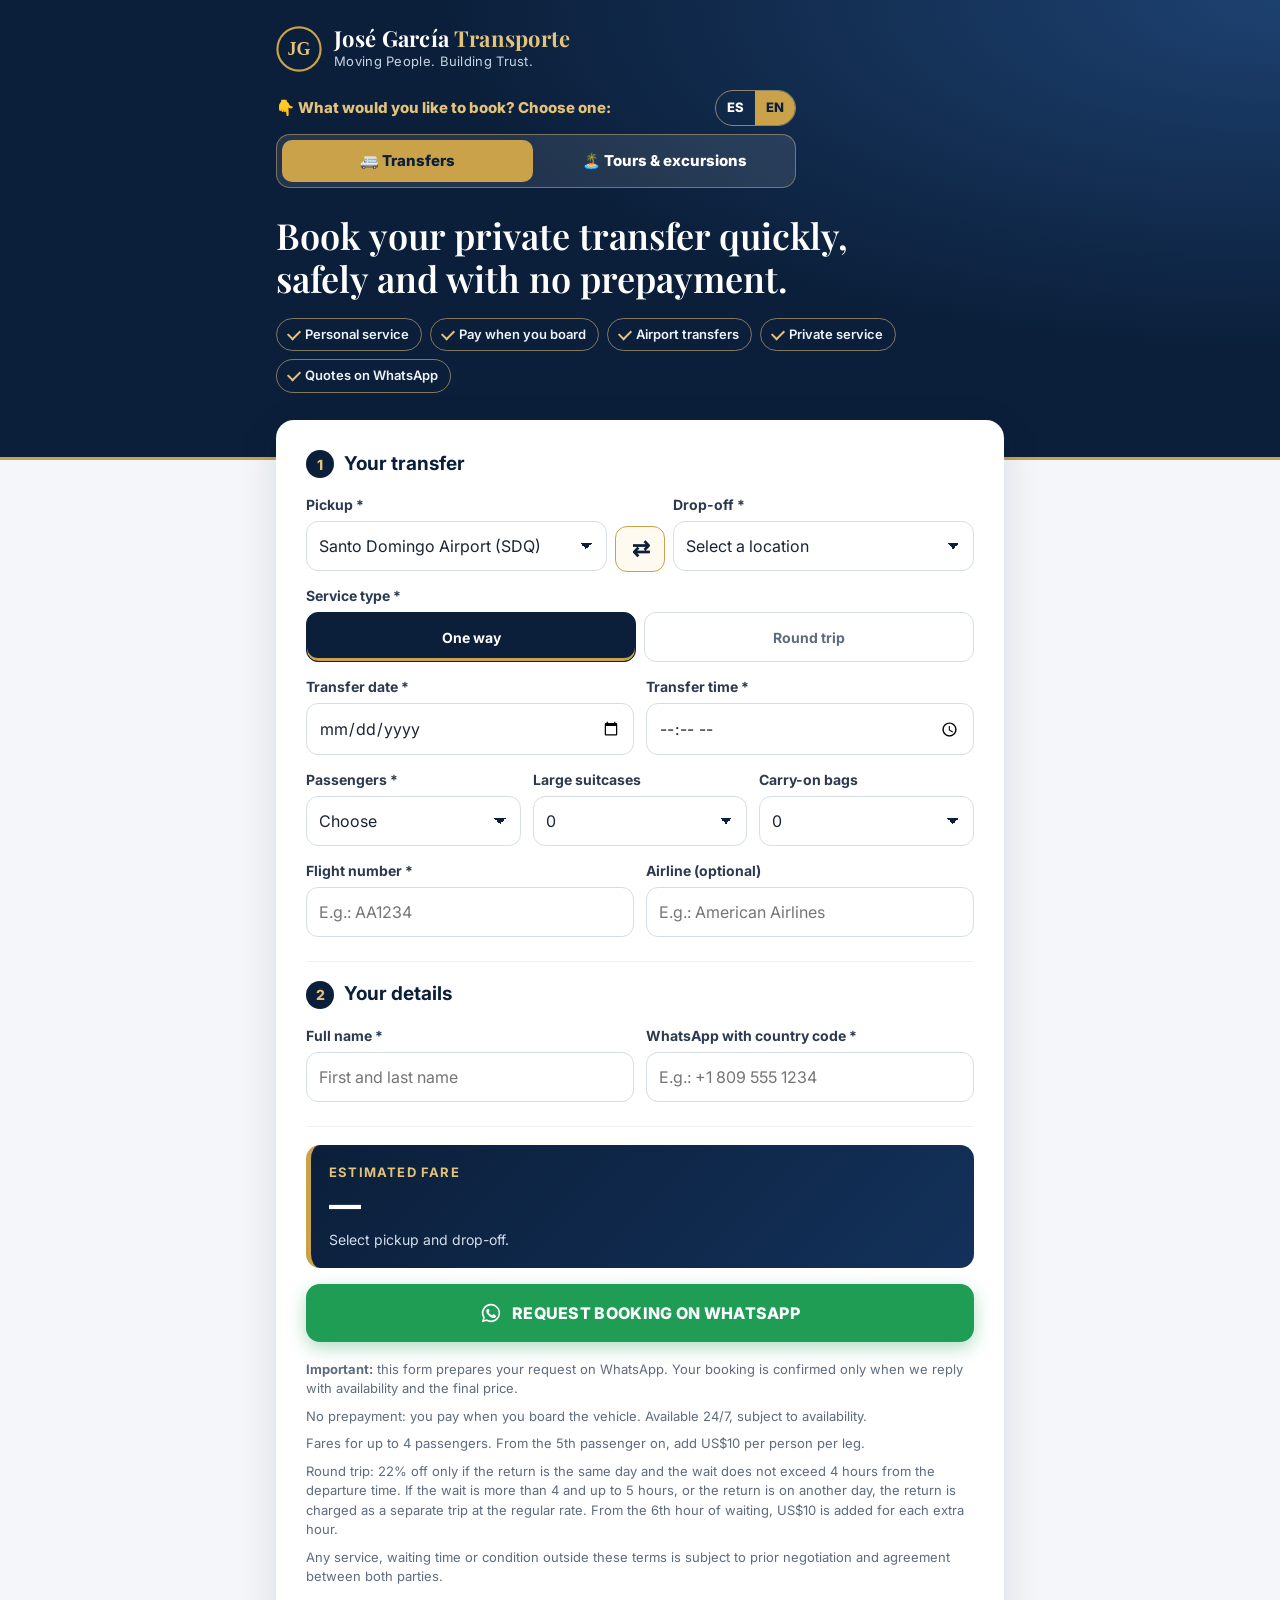
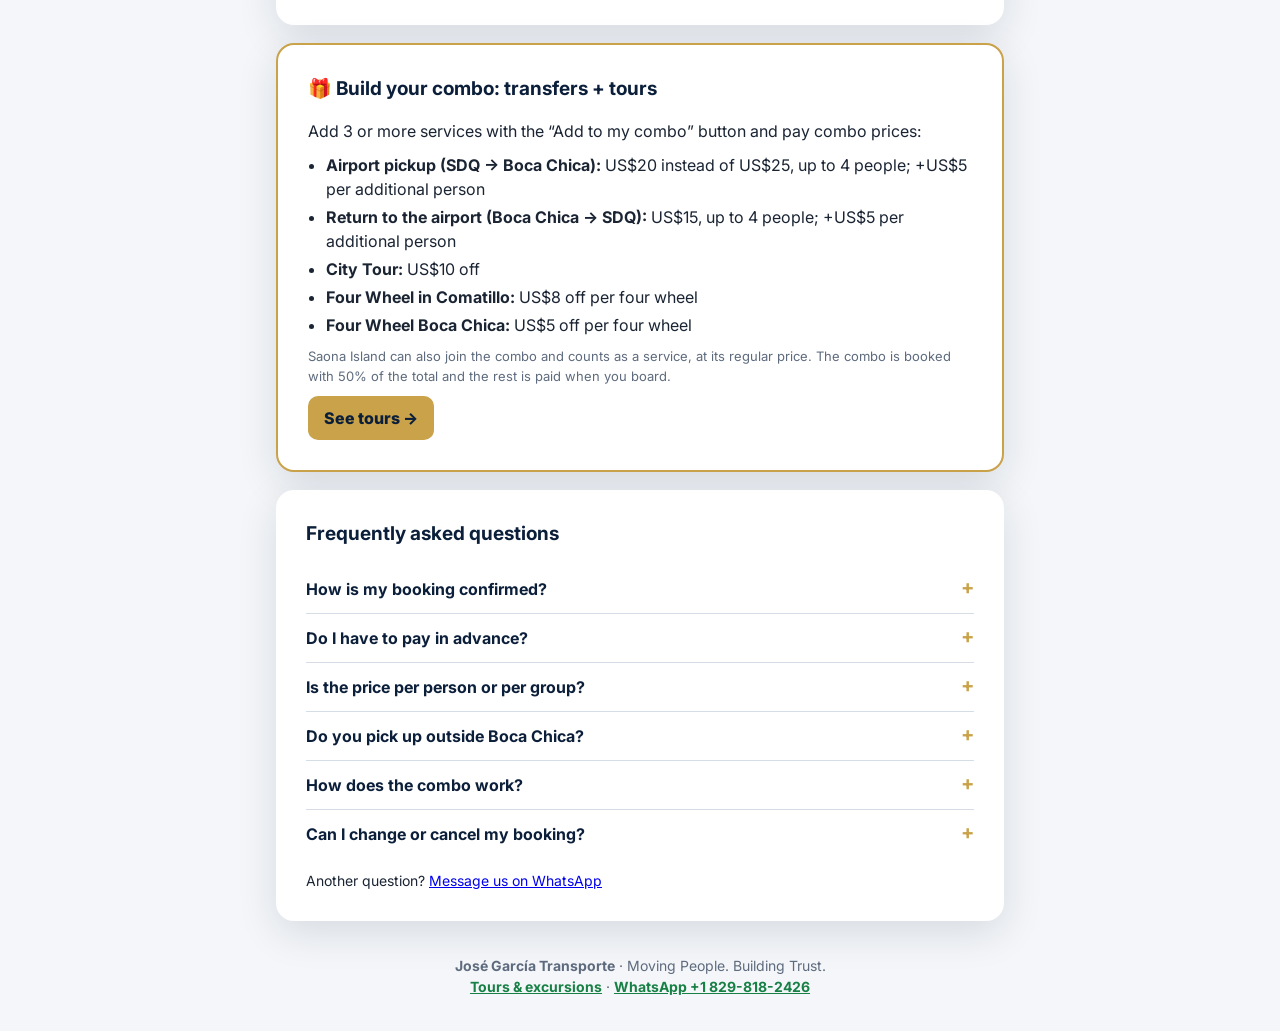
<file: index.html>
<!doctype html>
<html lang="es">
<head>
<meta charset="utf-8">
<meta name="viewport" content="width=device-width, initial-scale=1, viewport-fit=cover">
<meta name="theme-color" content="#0b1f3a">
<title>Reservas | José García Transporte</title>
<meta name="description" content="Reserva tu traslado privado en República Dominicana con José García Transporte. Sin pagos anticipados: pagas al abordar el vehículo.">
<meta property="og:title" content="Reserva tu traslado | José García Transporte">
<meta property="og:description" content="Traslados privados y aeroportuarios en República Dominicana. Sin pagos anticipados.">
<meta property="og:type" content="website">
<link rel="icon" href="assets/favicon.svg" type="image/svg+xml">
<link rel="preconnect" href="https://fonts.googleapis.com">
<link rel="preconnect" href="https://fonts.gstatic.com" crossorigin>
<link href="https://fonts.googleapis.com/css2?family=Playfair+Display:wght@600;700&family=Inter:wght@400;500;600;700;800&display=swap" rel="stylesheet">
<link rel="stylesheet" href="styles.css?v=10">
<script src="i18n.js?v=17"></script>
</head>
<body>

<header class="hero">
  <div class="wrap">
    <div class="brand">
      <img src="assets/logo.svg" alt="" width="46" height="46">
      <div>
        <div class="brand-name">José García <span>Transporte</span></div>
        <div class="brand-tag">Moviendo Personas. Creando Confianza.</div>
      </div>
    </div>
    <div class="pick-row">
      <p class="pick-cta">👇 ¿Qué quieres reservar? Elige una opción:</p>
      <div class="lang-switch" role="group" aria-label="Idioma"><button type="button" data-lang="es">ES</button><button type="button" data-lang="en">EN</button></div>
    </div>
    <nav class="svc-switch" aria-label="Servicios">
      <span class="on" aria-current="page">🚐 Traslados</span>
      <a href="tours/">🏝️ Tours y excursiones</a>
    </nav>
    <h1>Reserva tu traslado privado de forma rápida, segura y sin pagos anticipados.</h1>
    <ul class="benefits">
      <li>Atención personalizada</li>
      <li>Pago al abordar</li>
      <li>Traslados aeroportuarios</li>
      <li>Servicio privado</li>
      <li>Cotización por WhatsApp</li>
    </ul>
  </div>
</header>

<main class="wrap main">
  <form id="booking" class="card" novalidate>

    <section class="block">
      <h2><span class="step">1</span> Tu traslado</h2>

      <div class="route">
        <div class="field">
          <label for="origin">Origen *</label>
          <select id="origin" name="origin"></select>
          <input id="originOther" class="other hidden" type="text" maxlength="160" placeholder="Hotel, aeropuerto, barrio, ciudad o dirección" aria-label="Escribe el origen">
          <input id="originPlace" class="other hidden" type="text" maxlength="120" placeholder="Hotel o dirección" aria-label="Hotel o dirección de origen">
          <p class="err" data-for="origin"></p>
        </div>

        <button type="button" id="swap" class="swap" aria-label="Intercambiar origen y destino" title="Intercambiar origen y destino">⇅</button>

        <div class="field">
          <label for="destination">Destino *</label>
          <select id="destination" name="destination"></select>
          <input id="destinationOther" class="other hidden" type="text" maxlength="160" placeholder="Hotel, aeropuerto, barrio, ciudad o dirección" aria-label="Escribe el destino">
          <input id="destinationPlace" class="other hidden" type="text" maxlength="120" placeholder="Hotel o dirección" aria-label="Hotel o dirección de destino">
          <p class="err" data-for="destination"></p>
        </div>
      </div>

      <div class="field">
        <span class="label">Tipo de servicio *</span>
        <div class="toggle" role="radiogroup" aria-label="Tipo de servicio">
          <label><input type="radio" name="trip" value="one" checked><span>Solo ida</span></label>
          <label><input type="radio" name="trip" value="round"><span>Ida y vuelta</span></label>
        </div>
      </div>

      <div class="grid2">
        <div class="field">
          <label for="date">Fecha del traslado *</label>
          <input id="date" type="date">
          <p class="err" data-for="date"></p>
        </div>
        <div class="field">
          <label for="time">Hora del traslado *</label>
          <input id="time" type="time">
          <p class="err" data-for="time"></p>
        </div>
      </div>

      <div id="returnBlock" class="grid2 hidden">
        <div class="field">
          <label for="returnDate">Fecha de regreso *</label>
          <input id="returnDate" type="date">
          <p class="err" data-for="returnDate"></p>
        </div>
        <div class="field">
          <label for="returnTime">Hora de regreso *</label>
          <input id="returnTime" type="time">
          <p class="err" data-for="returnTime"></p>
        </div>
        <p class="hint full" id="roundHint"><b>22 % de descuento</b> solo si regresas <b>el mismo día</b> y <b>dentro de 4 horas</b> desde la hora de salida. Más de 4 horas u otro día: no aplica el descuento.</p>
      </div>

      <div class="grid3">
        <div class="field">
          <label for="passengers">Pasajeros *</label>
          <select id="passengers"></select>
          <p class="err" data-for="passengers"></p>
        </div>
        <div class="field">
          <label for="bags">Maletas grandes</label>
          <select id="bags"></select>
        </div>
        <div class="field">
          <label for="carry">Equipaje de mano</label>
          <select id="carry"></select>
        </div>
      </div>

      <div id="flightBlock" class="grid2 hidden">
        <div class="field">
          <label for="flight" id="flightLabel">Número de vuelo</label>
          <input id="flight" type="text" maxlength="20" placeholder="Ej.: AA1234" autocapitalize="characters">
          <p class="err" data-for="flight"></p>
        </div>
        <div class="field">
          <label for="airline">Aerolínea (opcional)</label>
          <input id="airline" type="text" maxlength="60" placeholder="Ej.: American Airlines">
        </div>
      </div>

    </section>

    <section class="block">
      <h2><span class="step">2</span> Tus datos</h2>
      <div class="grid2 stack-sm">
        <div class="field">
          <label for="name">Nombre completo *</label>
          <input id="name" type="text" autocomplete="name" maxlength="80" placeholder="Nombre y apellido">
          <p class="err" data-for="name"></p>
        </div>
        <div class="field">
          <label for="phone">WhatsApp con código de país *</label>
          <input id="phone" type="tel" autocomplete="tel" inputmode="tel" maxlength="22" placeholder="Ej.: +1 809 555 1234">
          <p class="err" data-for="phone"></p>
        </div>
      </div>
    </section>

    <section class="quote" aria-live="polite">
      <div class="quote-label" id="quoteLabel">Tarifa estimada</div>
      <div class="quote-price" id="quotePrice">—</div>
      <div class="quote-note" id="quoteNote">Selecciona origen y destino.</div>
    </section>

    <p class="form-error hidden" id="formError" role="alert">Revisa los campos marcados en rojo.</p>

    <button type="submit" class="cta" id="submitBtn">
      <svg viewBox="0 0 24 24" width="22" height="22" aria-hidden="true"><path fill="currentColor" d="M12 2a10 10 0 0 0-8.6 15.1L2 22l5-1.3A10 10 0 1 0 12 2zm0 18.2a8.2 8.2 0 0 1-4.2-1.2l-.3-.2-3 .8.8-2.9-.2-.3A8.2 8.2 0 1 1 12 20.2zm4.5-6.1c-.2-.1-1.5-.7-1.7-.8-.2-.1-.4-.1-.6.1l-.8 1c-.1.2-.3.2-.5.1a6.7 6.7 0 0 1-3.3-2.9c-.3-.4.2-.4.7-1.4.1-.2 0-.3 0-.4l-.8-1.8c-.2-.5-.4-.4-.6-.4h-.5a1 1 0 0 0-.7.3 3 3 0 0 0-.9 2.2 5.2 5.2 0 0 0 1.1 2.7 11.8 11.8 0 0 0 4.5 4c1.7.7 2.3.8 3.2.6.5-.1 1.5-.6 1.7-1.2.2-.6.2-1.1.1-1.2l-.5-.3z"/></svg>
      SOLICITAR RESERVA POR WHATSAPP
    </button>

    <div class="terms">
      <p><b>Importante:</b> este formulario prepara tu solicitud por WhatsApp. La reserva queda confirmada solo cuando te respondamos con disponibilidad y precio final.</p>
      <p>Sin pagos anticipados: pagas al abordar el vehículo. Atención 24/7, sujeta a disponibilidad.</p>
      <p>Tarifas para hasta 4 pasajeros. A partir del quinto pasajero se suman US$10 por persona en cada trayecto.</p>
      <p>Ida y vuelta: 22 % de descuento solo si el regreso es el mismo día y la espera no pasa de 4 horas desde la hora de salida. Si la espera es de más de 4 y hasta 5 horas, o el regreso es otro día, el regreso se cobra como otro viaje a tarifa normal. Desde la 6.ª hora de espera se suman US$10 por cada hora adicional.</p>
      <p>Cualquier servicio, tiempo de espera o condición fuera de estos parámetros estará sujeto a negociación y acuerdo previo entre ambas partes.</p>
    </div>
  </form>

  <section class="card combo-card">
    <h2>🎁 Arma tu combo: traslados + tours</h2>
    <p>Agrega 3 o más servicios con el botón «Agregar a mi combo» y paga precios de combo:</p>
    <ul class="combo-levels">
      <li><b>Recogida en el aeropuerto (SDQ → Boca Chica):</b> US$20 en vez de US$25, hasta 4 personas; +US$5 por persona adicional</li>
      <li><b>Regreso al aeropuerto (Boca Chica → SDQ):</b> US$15, hasta 4 personas; +US$5 por persona adicional</li>
      <li><b>City Tour:</b> US$10 menos</li>
      <li><b>Four Wheel en Comatillo:</b> US$8 menos por four wheel</li>
      <li><b>Four Wheel Boca Chica:</b> US$5 menos por four wheel</li>
    </ul>
    <p class="combo-ex">Isla Saona también entra en el combo y suma como servicio, con su precio normal. El combo se reserva con el 50 % del total y el resto se paga al abordar.</p>
    <a class="combo-go" href="tours/">Ver tours →</a>
  </section>

  <section class="card faq" id="preguntas">
    <h2>Preguntas frecuentes</h2>
    <details>
      <summary>¿Cómo se confirma mi reserva?</summary>
      <p>Llenas el formulario y lo envías por WhatsApp. Te respondemos personalmente con la disponibilidad, y la reserva queda confirmada con nuestra respuesta.</p>
    </details>
    <details>
      <summary>¿Tengo que pagar por adelantado?</summary>
      <p>Si reservas un solo servicio, no: los traslados, el City Tour, Isla Saona y el Four Wheel Boca Chica se pagan al abordar el vehículo. El Four Wheel en Comatillo, por su alta demanda, y los combos se reservan con el 50 %; el resto se paga al abordar.</p>
    </details>
    <details>
      <summary>¿El precio es por persona o por grupo?</summary>
      <p>Es el total del grupo. Los traslados incluyen hasta 4 pasajeros; desde el quinto se suman US$10 por persona en cada trayecto. En los four wheels el precio es por four wheel, con 1 o 2 personas en cada uno.</p>
    </details>
    <details>
      <summary>¿Recogen fuera de Boca Chica?</summary>
      <p>Sí. Elige «Otra zona» en el formulario y te enviamos el precio por WhatsApp.</p>
    </details>
    <details>
      <summary>¿Cómo funciona el combo?</summary>
      <p>Agrega cada servicio con el botón «Agregar a mi combo» y al final envía todo junto por WhatsApp. Con 3 o más servicios pagas precios de combo: recogida en el aeropuerto US$20 y regreso US$15 (hasta 4 personas; +US$5 por persona adicional), City Tour US$10 menos, Four Wheel en Comatillo US$8 menos por four wheel y Four Wheel Boca Chica US$5 menos por four wheel. Isla Saona mantiene su precio. El combo se reserva con el 50 % del total y el resto se paga al abordar.</p>
    </details>
    <details>
      <summary>¿Puedo cambiar o cancelar mi reserva?</summary>
      <ul>
        <li>Cancelación gratis hasta 24 horas antes del servicio.</li>
        <li>Cambios de fecha u hora sin costo, avisando con al menos 24 horas y sujetos a disponibilidad.</li>
        <li>Four Wheel en Comatillo: si cancelas con menos de 24 horas o no te presentas, la reserva del 50 % no se devuelve.</li>
        <li>Si nosotros cancelamos por mal tiempo u otra causa, cambiamos la fecha o te devolvemos todo lo pagado.</li>
      </ul>
    </details>
    <p class="faq-more">¿Otra pregunta? <a href="https://wa.me/18298182426" target="_blank" rel="noopener">Escríbenos por WhatsApp</a></p>
  </section>
</main>


<div class="overlay hidden" id="confirmBox" role="dialog" aria-modal="true" aria-labelledby="cTitle">
  <div class="sheet">
    <h3 id="cTitle">Tu solicitud está lista</h3>
    <p class="c-route" id="cRoute"></p>
    <div class="c-quote">
      <div class="quote-label" id="cLabel">Precio del servicio</div>
      <div class="c-price" id="cPrice"></div>
      <div class="c-note" id="cNote"></div>
    </div>
    <p class="c-next">Para completar tu reserva, <b>continúa por WhatsApp</b> y envía el mensaje. Te confirmaremos la disponibilidad personalmente.</p>
    <a class="cta" id="waLink" href="#" rel="noopener">CONTINUAR EN WHATSAPP</a>
    <button type="button" class="back" id="editBtn">Modificar datos</button>
    <p class="c-small">Sin pagos anticipados · Pagas al abordar el vehículo.</p>
    <p class="c-small">¿Quieres pasear? <a href="tours/">Tours: City Tour, Isla Saona y Four Wheel</a></p>
  </div>
</div>

<footer class="footer">
  <div class="wrap">
    <b>José García Transporte</b> · Moviendo Personas. Creando Confianza.<br>
    <a href="tours/">Tours y excursiones</a> · <a href="https://wa.me/18298182426" target="_blank" rel="noopener">WhatsApp +1 829-818-2426</a>
  </div>
</footer>

<script src="routes.js?v=6"></script>
<script src="app.js?v=16"></script>
<script src="combo-config.js?v=6"></script>
<script src="combo.js?v=6"></script>
</body>
</html>
</file>
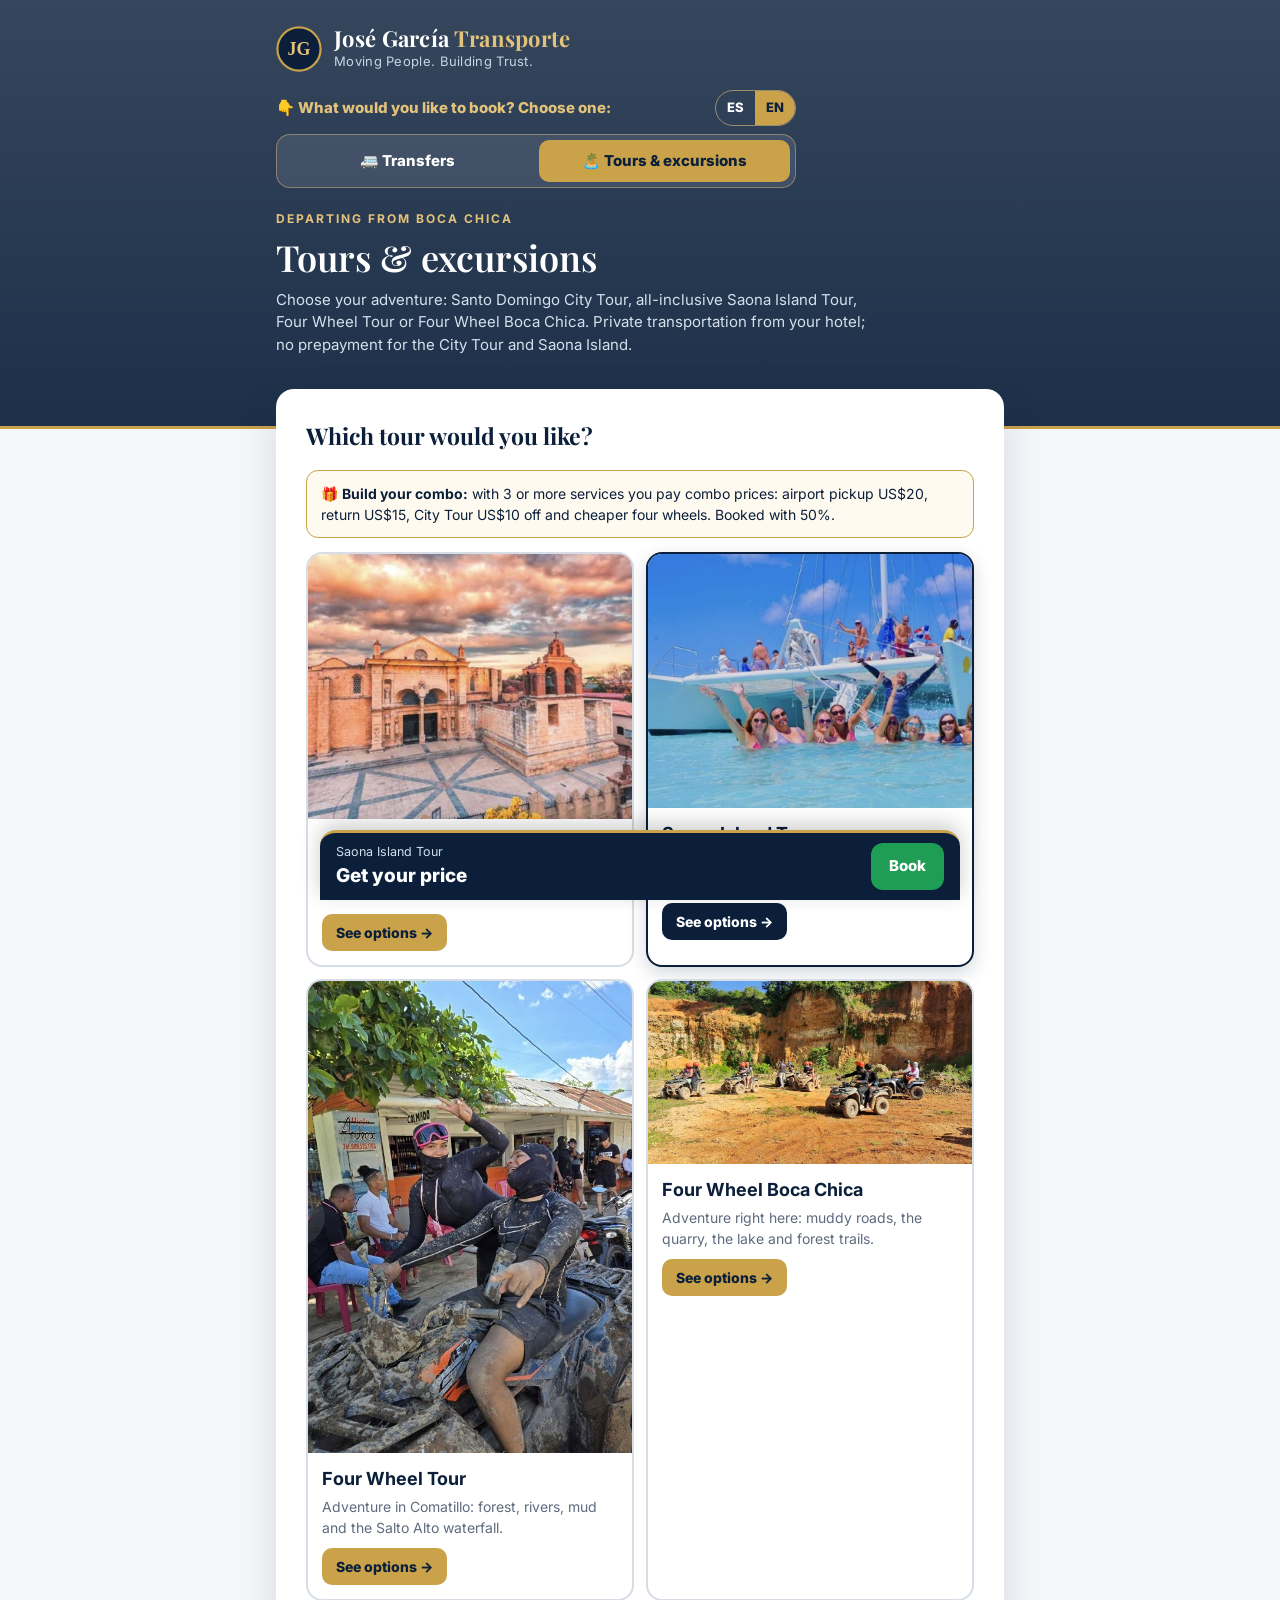
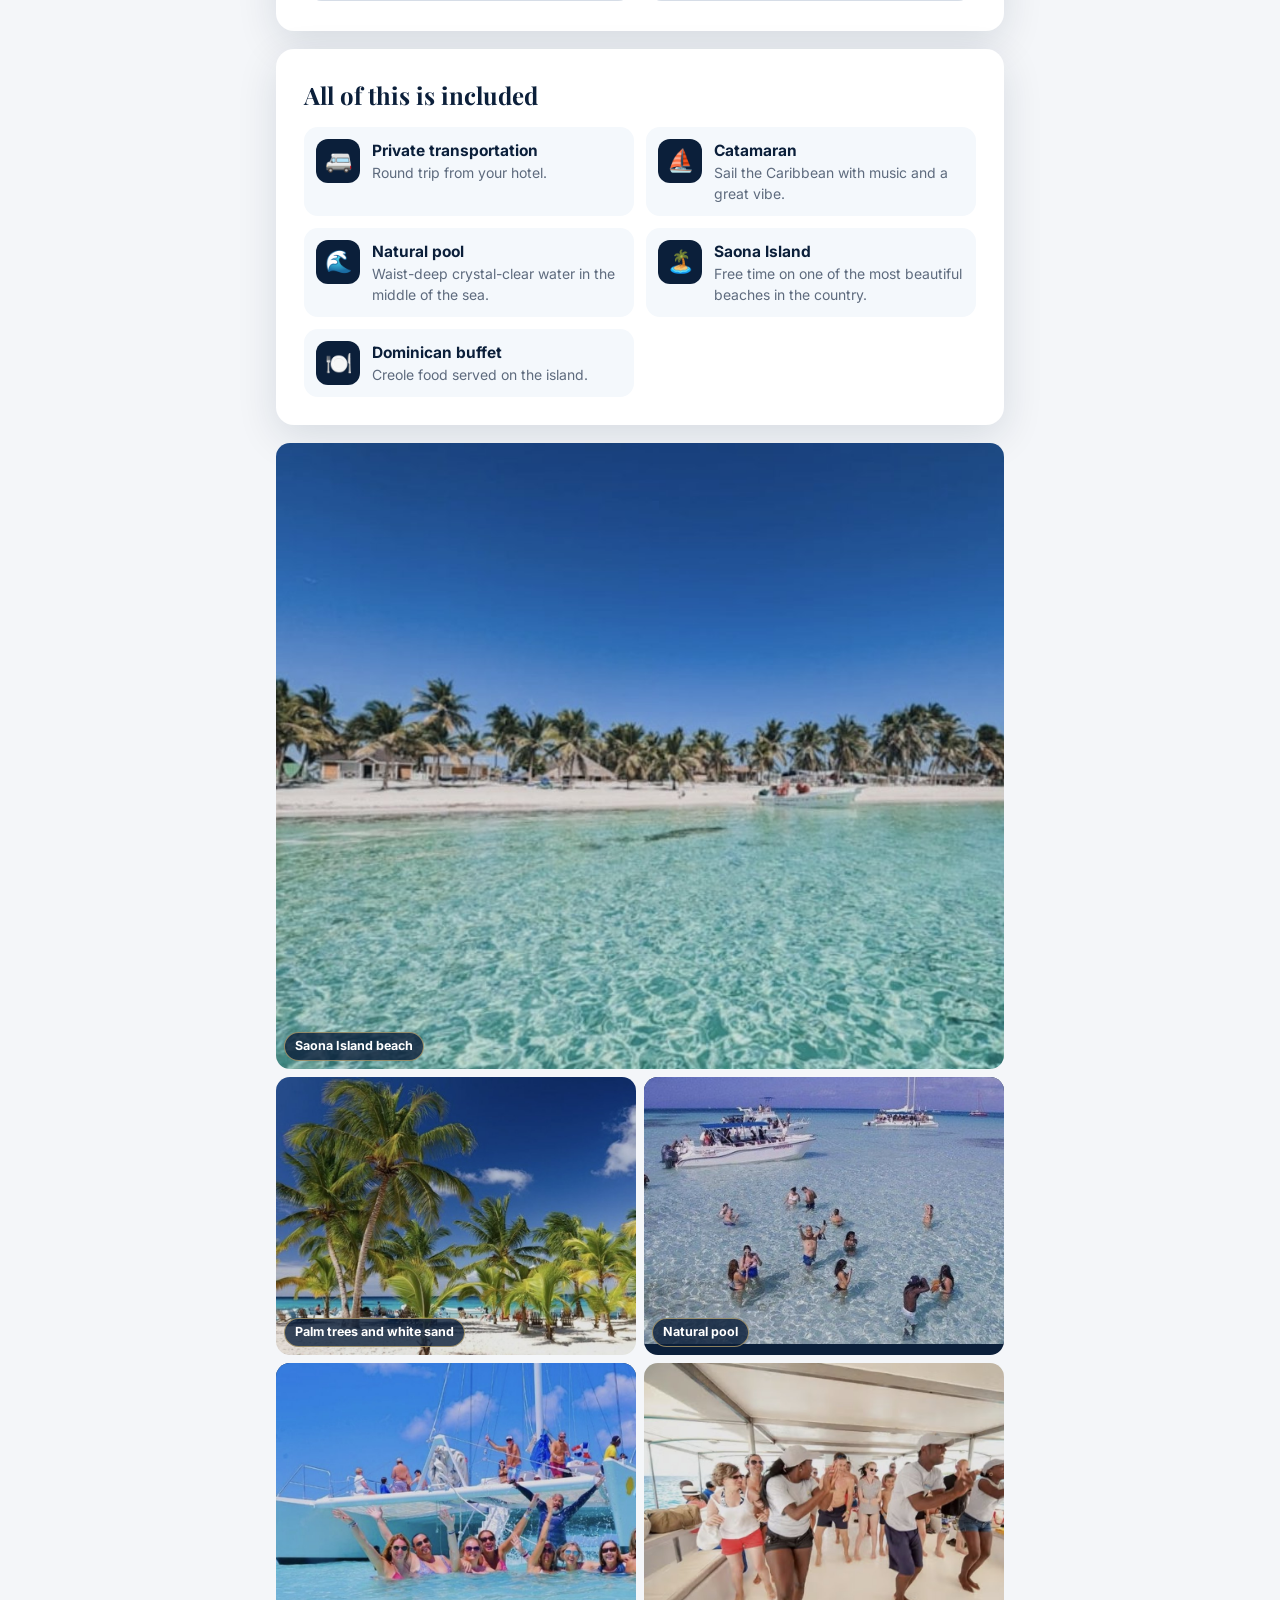
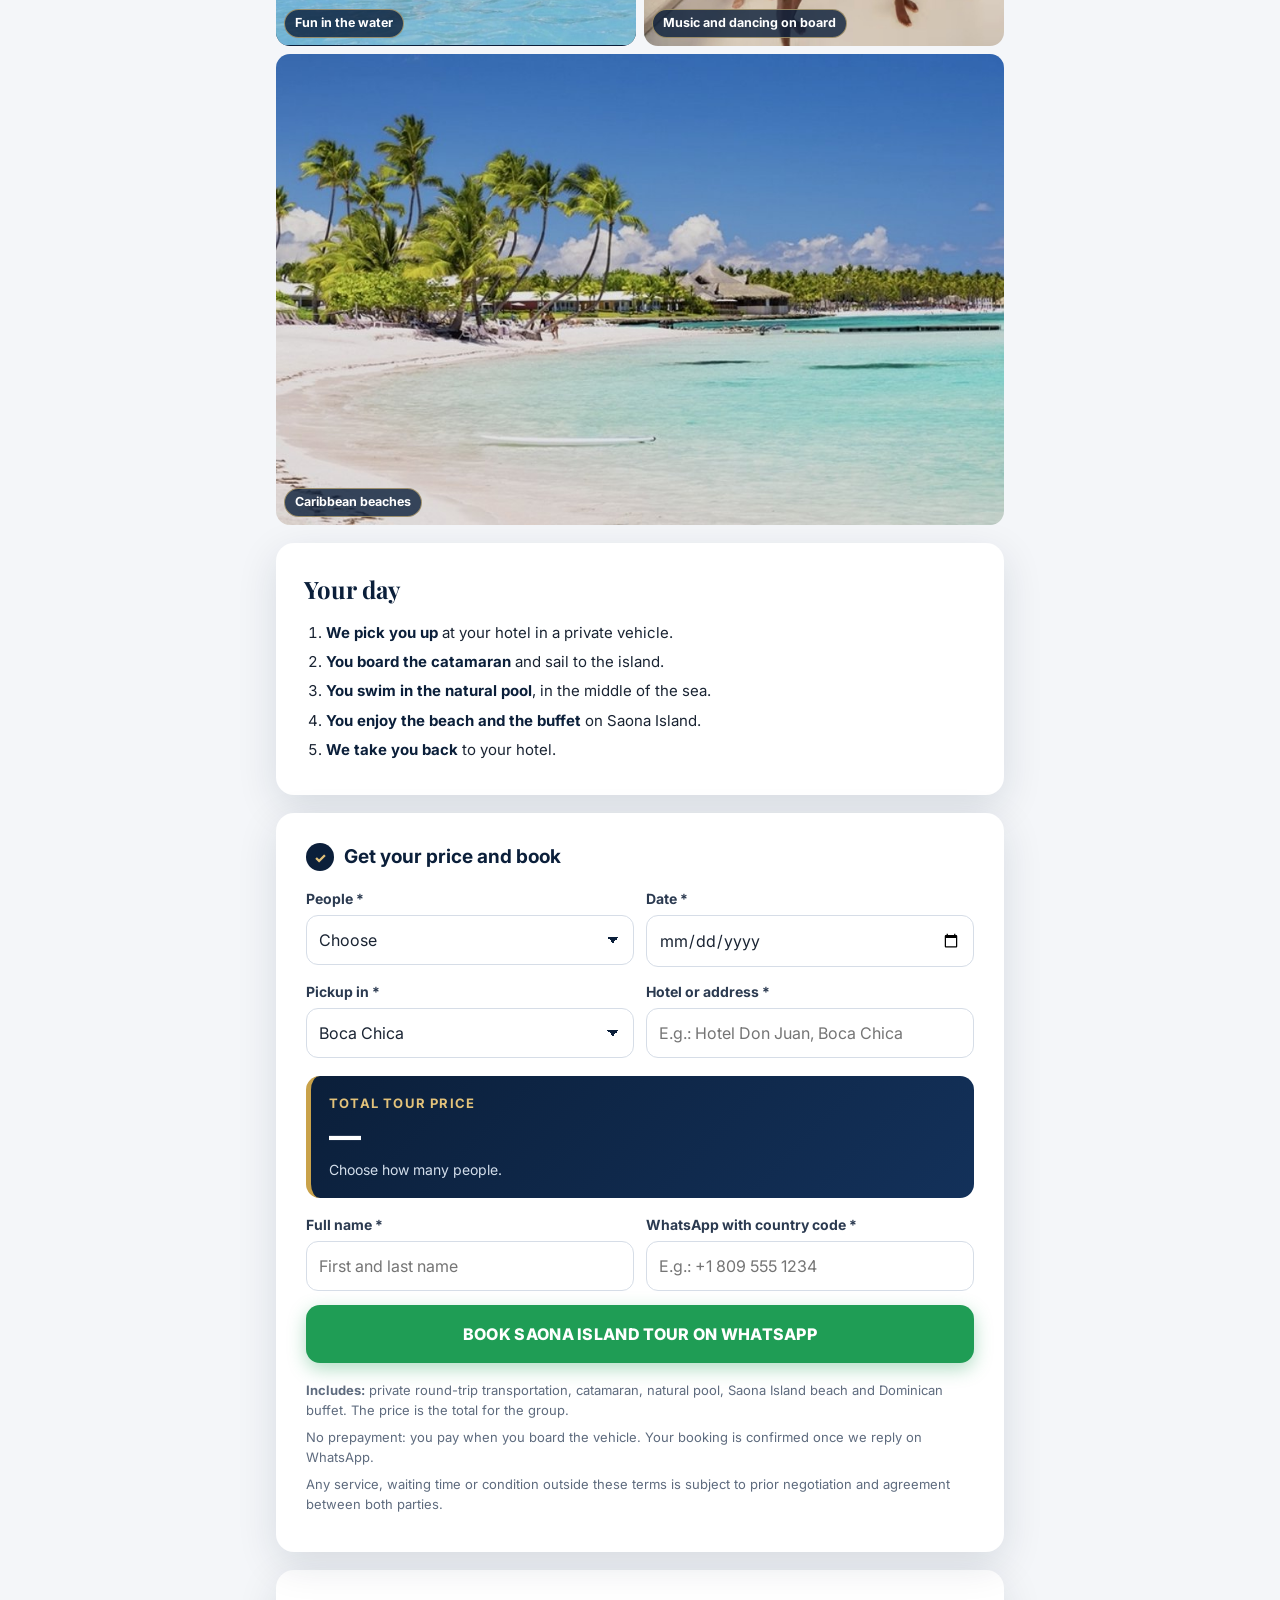
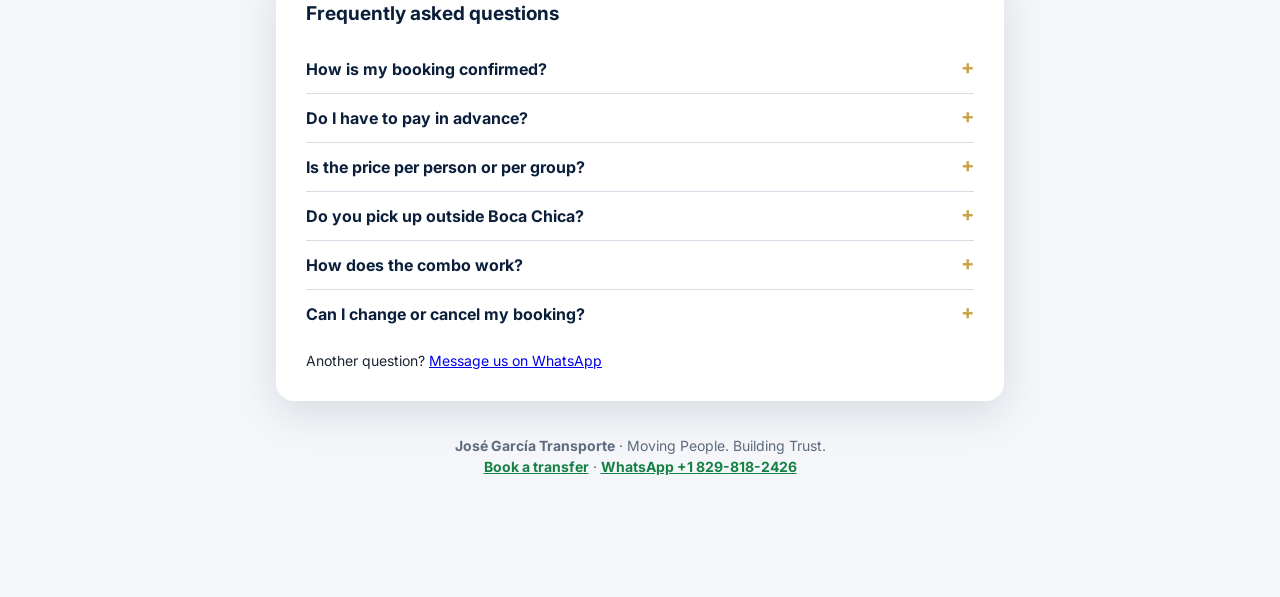
<file: saona/index.html>
<!doctype html>
<html lang="es"><head><meta charset="utf-8"><title>Isla Saona | José García Transporte</title>
<meta http-equiv="refresh" content="0; url=../tours/#saona"><link rel="canonical" href="../tours/#saona"></head>
<body><p><a href="../tours/#saona">Ir a Isla Saona</a></p><script>location.replace("../tours/#saona");</script></body></html>
</file>
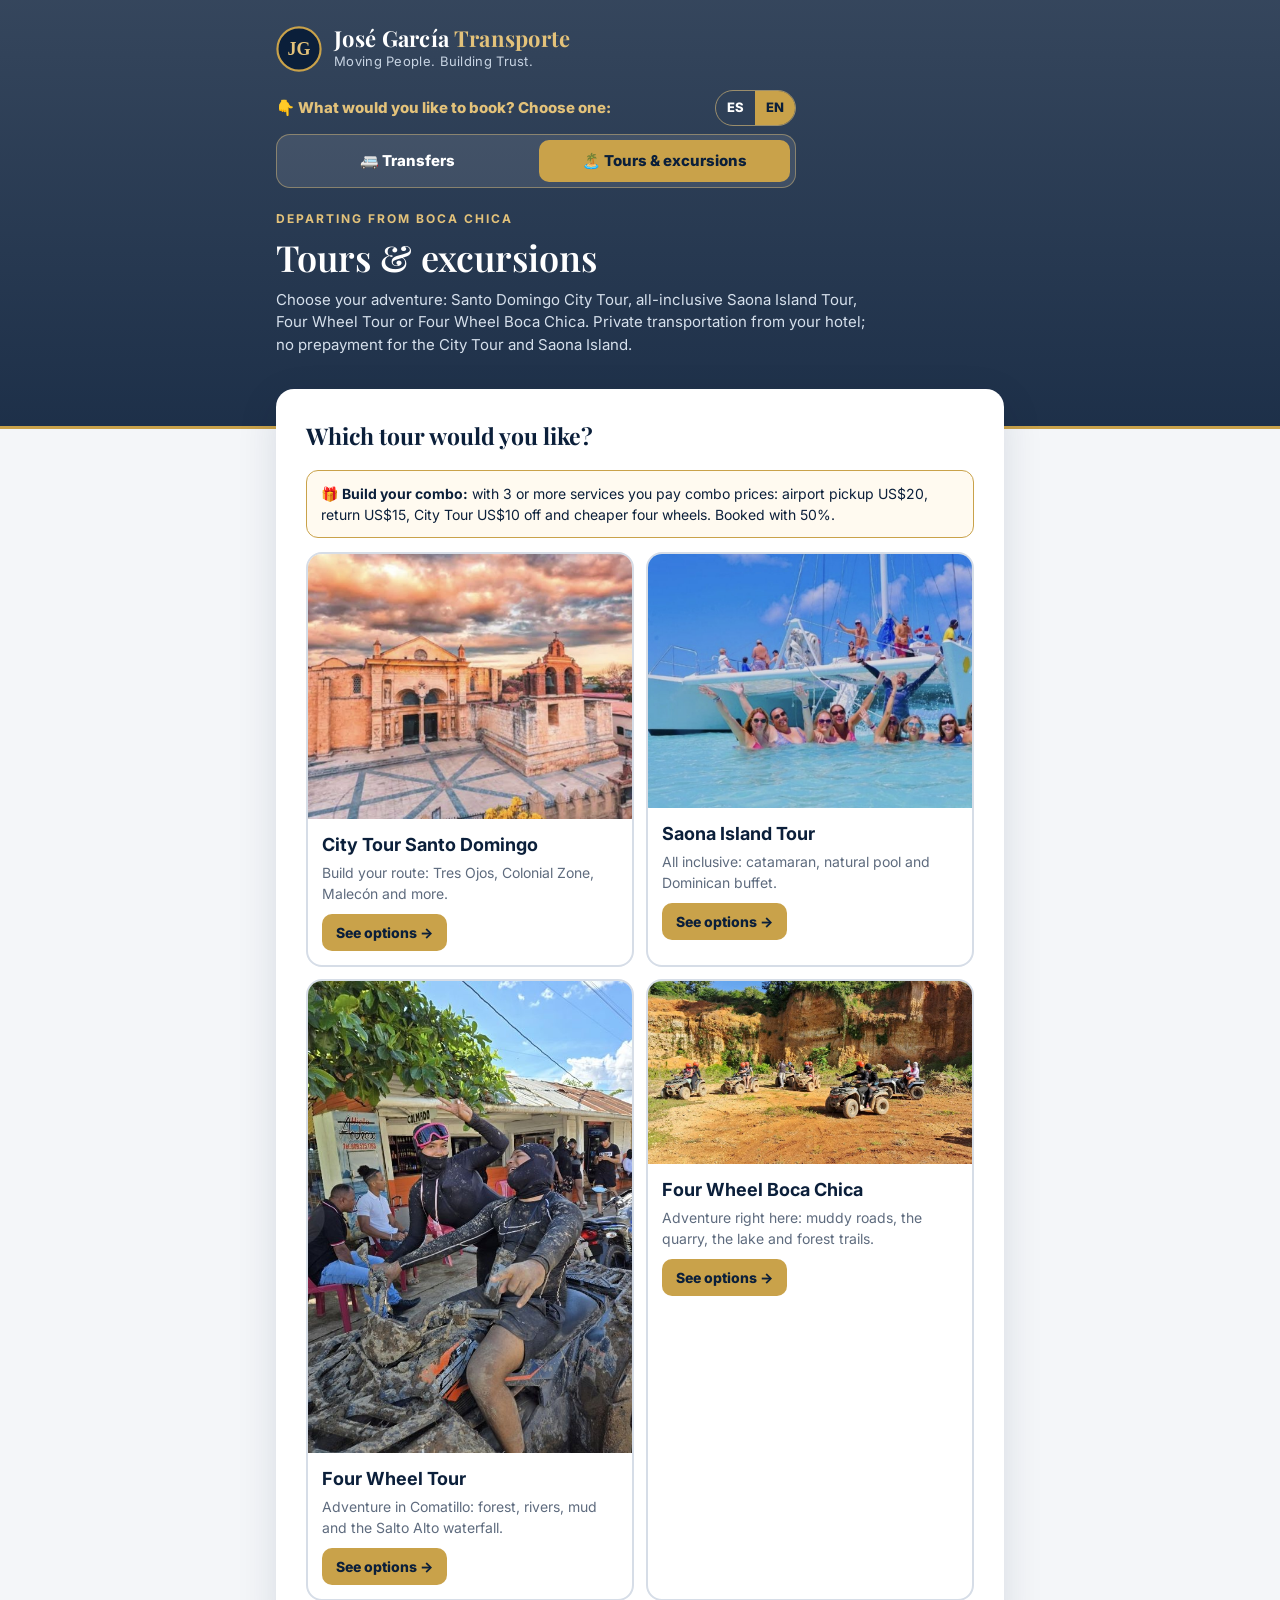
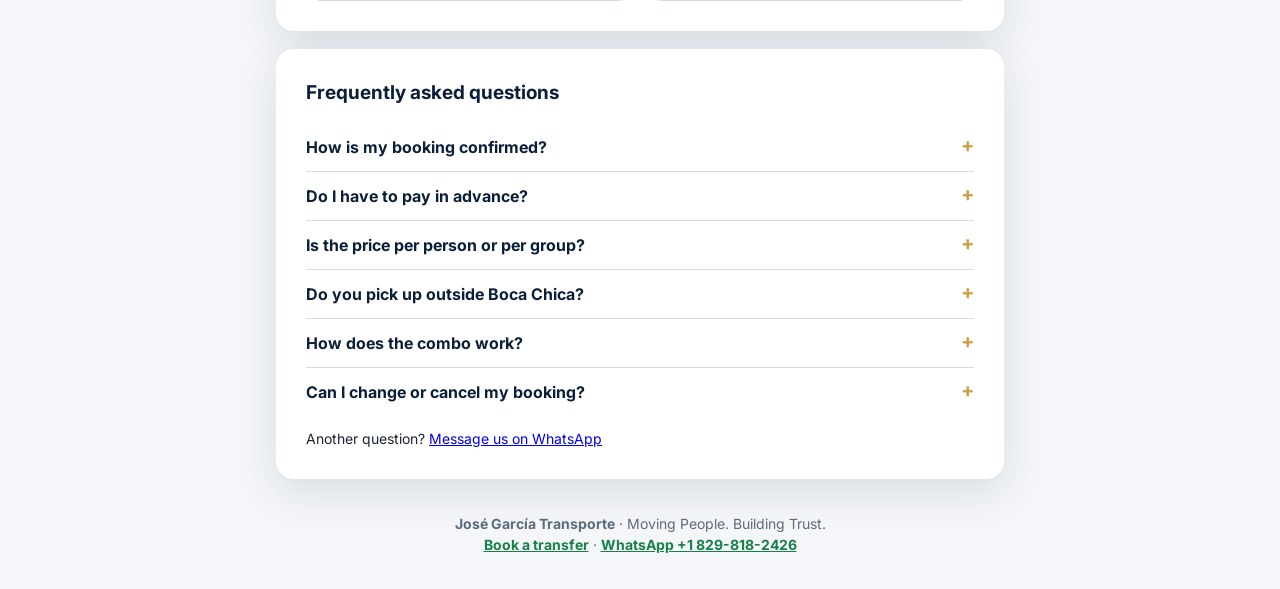
<file: tours/index.html>
<!doctype html>
<html lang="es">
<head>
<meta charset="utf-8">
<meta name="viewport" content="width=device-width, initial-scale=1, viewport-fit=cover">
<meta name="theme-color" content="#0b1f3a">
<title>Tours y excursiones | José García Transporte</title>
<meta name="description" content="Tours desde Boca Chica: City Tour por Santo Domingo, Tour Isla Saona todo incluido, Tour en Four Wheel por Comatillo y Four Wheel Boca Chica. Transporte privado desde tu hotel.">
<meta property="og:title" content="Arma tu City Tour en Santo Domingo | José García Transporte">
<meta property="og:description" content="Elige las paradas que quieras y recibe tu precio al instante.">
<link rel="icon" href="../assets/favicon.svg" type="image/svg+xml">
<link rel="preconnect" href="https://fonts.googleapis.com">
<link rel="preconnect" href="https://fonts.gstatic.com" crossorigin>
<link href="https://fonts.googleapis.com/css2?family=Playfair+Display:wght@600;700&family=Inter:wght@400;500;600;700;800&display=swap" rel="stylesheet">
<link rel="stylesheet" href="../styles.css?v=10">
<script src="../i18n.js?v=16"></script>
<link rel="stylesheet" href="tours.css?v=16">
<link rel="stylesheet" href="saona.css?v=1">
</head>
<body>

<header class="hero tour-hero" id="tourHero">
  <div class="wrap">
    <a class="brand" href="../">
      <img src="../assets/logo.svg" alt="" width="46" height="46">
      <div>
        <div class="brand-name">José García <span>Transporte</span></div>
        <div class="brand-tag">Moviendo Personas. Creando Confianza.</div>
      </div>
    </a>
    <div class="pick-row">
      <p class="pick-cta">👇 ¿Qué quieres reservar? Elige una opción:</p>
      <div class="lang-switch" role="group" aria-label="Idioma"><button type="button" data-lang="es">ES</button><button type="button" data-lang="en">EN</button></div>
    </div>
    <nav class="svc-switch" aria-label="Servicios">
      <a href="../">🚐 Traslados</a>
      <span class="on" aria-current="page">🏝️ Tours y excursiones</span>
    </nav>
    <div class="eyebrow">Saliendo desde Boca Chica</div>
    <h1>Tours y excursiones</h1>
    <p class="lead">Elige tu aventura: City Tour por Santo Domingo, Tour Isla Saona todo incluido, Tour en Four Wheel o Four Wheel Boca Chica. Transporte privado desde tu hotel; City Tour e Isla Saona sin pagos anticipados.</p>
  </div>
</header>

<main class="wrap main">
  <section class="chooser card" aria-label="Elige tu tour">
    <h2>¿Qué tour quieres hacer?</h2>
    <p class="combo-promo">🎁 <b>Arma tu combo:</b> con 3 o más servicios pagas precios de combo: recogida en el aeropuerto US$20, regreso US$15, City Tour US$10 menos y four wheels más baratos. Se reserva con el 50 %.</p>
    <div class="choices">
      <button type="button" class="choice" data-tour="city">
        <img src="img/catedral.jpg" alt="">
        <span class="choice-body"><b>City Tour Santo Domingo</b><small>Arma tu recorrido: Tres Ojos, Zona Colonial, Malecón y más.</small><span class="choice-go">Ver opciones →</span></span>
      </button>
      <button type="button" class="choice" data-tour="saona">
        <img src="img/s-piscina2.jpg" alt="">
        <span class="choice-body"><b>Tour Isla Saona</b><small>Todo incluido: catamarán, piscina natural y buffet dominicano.</small><span class="choice-go">Ver opciones →</span></span>
      </button>
      <button type="button" class="choice" data-tour="buggies">
        <img src="img/b-barro.jpg" alt="">
        <span class="choice-body"><b>Tour en Four Wheel</b><small>Aventura en Comatillo: bosque, ríos, barro y la cascada Salto Alto.</small><span class="choice-go">Ver opciones →</span></span>
      </button>
      <button type="button" class="choice" data-tour="fwboca">
        <img src="img/fb-cantera.jpg" alt="">
        <span class="choice-body"><b>Four Wheel Boca Chica</b><small>Aventura aquí mismo: caminos de barro, la cantera, el lago y senderos de bosque.</small><span class="choice-go">Ver opciones →</span></span>
      </button>
    </div>
  </section>

  <section class="tour-pane hidden" id="cityTour">
  <form id="tourForm" class="card" novalidate>

    <section class="block">
      <h2><span class="step">1</span> Arma tu tour a tu gusto</h2>
      <div class="howto">
        <p class="howto-title">Tú decides qué visitar 👇</p>
        <ol>
          <li>Toca <b>«+ Agregar»</b> en los lugares que quieras conocer.</li>
          <li>Mira tu precio en la barra de abajo: cambia con cada lugar que agregas o quitas.</li>
          <li>Cuando te guste, completa tus datos y reserva por WhatsApp.</li>
        </ol>
        <p class="howto-note">Pagas solo lo que eliges · Sin pagos anticipados</p>
      </div>
      <div class="stops" id="stops"></div>
      <p class="err" data-for="stops"></p>
    </section>

    <section class="block" id="paso2">
      <h2><span class="step">2</span> Fecha y recogida</h2>
      <div class="grid2">
        <div class="field">
          <label for="pickupZone">Recogida en *</label>
          <select id="pickupZone">
            <option value="boca">Boca Chica</option>
            <option value="otra">Otra zona — escribir</option>
          </select>
        </div>
        <div class="field">
          <label for="pickup">Hotel o dirección *</label>
          <input id="pickup" type="text" maxlength="160" placeholder="Ej.: Hotel Don Juan, Boca Chica">
          <p class="err" data-for="pickup"></p>
        </div>
        <div class="field">
          <label for="date">Fecha del tour *</label>
          <input id="date" type="date">
          <p class="err" data-for="date"></p>
        </div>
        <div class="field">
          <label for="time">Hora de recogida *</label>
          <input id="time" type="time" value="08:00">
          <p class="err" data-for="time"></p>
        </div>
        <div class="field">
          <label for="people">Personas *</label>
          <select id="people"></select>
          <p class="err" data-for="people"></p>
        </div>
      </div>
    </section>

    <section class="block">
      <h2><span class="step">3</span> Tus datos</h2>
      <div class="grid2 stack-sm">
        <div class="field">
          <label for="name">Nombre completo *</label>
          <input id="name" type="text" autocomplete="name" maxlength="80" placeholder="Nombre y apellido">
          <p class="err" data-for="name"></p>
        </div>
        <div class="field">
          <label for="phone">WhatsApp con código de país *</label>
          <input id="phone" type="tel" autocomplete="tel" inputmode="tel" maxlength="22" placeholder="Ej.: +1 809 555 1234">
          <p class="err" data-for="phone"></p>
        </div>
      </div>
    </section>

    <section class="quote" aria-live="polite">
      <div class="quote-label" id="quoteLabel">Precio del tour</div>
      <div class="quote-price" id="quotePrice">—</div>
      <div class="quote-note" id="quoteNote"></div>
    </section>

    <p class="form-error hidden" id="formError" role="alert">Revisa los campos marcados en rojo.</p>
    <button type="submit" class="cta" id="submitBtn">SOLICITAR TOUR POR WHATSAPP</button>

    <div class="terms">
      <p><b>Incluye:</b> transporte privado ida y vuelta desde Boca Chica y las entradas y servicios de las paradas elegidas. El precio es para todo el grupo.</p>
      <p>Sin pagos anticipados: pagas al abordar el vehículo. La reserva queda confirmada cuando te respondamos por WhatsApp.</p>
      <p>Cualquier servicio, tiempo de espera o condición fuera de estos parámetros estará sujeto a negociación y acuerdo previo entre ambas partes.</p>
      <p class="credits">Fotos de <a href="https://commons.wikimedia.org/" target="_blank" rel="noopener">Wikimedia Commons</a>: Martin Falbisoner (Faro a Colón), Mariordo (Palacio Nacional y portada), licencia <a href="https://creativecommons.org/licenses/by-sa/4.0/deed.es" target="_blank" rel="noopener">CC BY-SA 4.0</a>.</p>
    </div>
  </form>
  </section>

  <section class="tour-pane hidden s-main" id="saonaTour">

  <section class="s-card">
    <h2>Todo esto está incluido</h2>
    <ul class="incl">
      <li><span>🚐</span><div><b>Transporte privado</b>Ida y vuelta desde tu hotel.</div></li>
      <li><span>⛵</span><div><b>Catamarán</b>Navega por el Caribe con música y buen ambiente.</div></li>
      <li><span>🌊</span><div><b>Piscina natural</b>Agua cristalina a la altura de la cintura, en medio del mar.</div></li>
      <li><span>🏝️</span><div><b>Isla Saona</b>Tiempo libre en una de las playas más bellas del país.</div></li>
      <li><span>🍽️</span><div><b>Buffet dominicano</b>Comida criolla servida en la isla.</div></li>
    </ul>
  </section>

  <section class="s-gallery" aria-label="Fotos de la excursión">
    <figure class="big"><img src="img/s-isla.jpg" alt="Playa de Isla Saona"><figcaption>Playa de Isla Saona</figcaption></figure>
    <figure><img src="img/s-palmeras.jpg" alt="Palmeras y arena blanca"><figcaption>Palmeras y arena blanca</figcaption></figure>
    <figure><img src="img/s-piscina.jpg" alt="Piscina natural"><figcaption>Piscina natural</figcaption></figure>
    <figure><img src="img/s-piscina2.jpg" alt="Diversión en el agua"><figcaption>Diversión en el agua</figcaption></figure>
    <figure><img src="img/s-baile.jpg" alt="Música y baile a bordo"><figcaption>Música y baile a bordo</figcaption></figure>
    <figure><img src="img/s-playa.jpg" alt="Playas del Caribe"><figcaption>Playas del Caribe</figcaption></figure>
  </section>

  <section class="s-card">
    <h2>Así será tu día</h2>
    <ol class="steps">
      <li><b>Te recogemos</b> en tu hotel en vehículo privado.</li>
      <li><b>Subes al catamarán</b> y navegas rumbo a la isla.</li>
      <li><b>Te bañas en la piscina natural</b>, en medio del mar.</li>
      <li><b>Disfrutas la playa y el buffet</b> en Isla Saona.</li>
      <li><b>Te llevamos de vuelta</b> a tu hotel.</li>
    </ol>
  </section>

  <form id="saonaForm" class="card" novalidate>
    <h2 id="sReservar"><span class="step">✓</span> Calcula tu precio y reserva</h2>
    <div class="grid2">
      <div class="field">
        <label for="sPeople">Personas *</label>
        <select id="sPeople"></select>
        <p class="err" data-for="sPeople"></p>
      </div>
      <div class="field">
        <label for="sDate">Fecha *</label>
        <input id="sDate" type="date">
        <p class="err" data-for="sDate"></p>
      </div>
      <div class="field">
        <label for="sPickupZone">Recogida en *</label>
        <select id="sPickupZone">
          <option value="boca">Boca Chica</option>
          <option value="otra">Otra zona — escribir</option>
        </select>
      </div>
      <div class="field">
        <label for="sPickup">Hotel o dirección *</label>
        <input id="sPickup" type="text" maxlength="160" placeholder="Ej.: Hotel Don Juan, Boca Chica">
        <p class="err" data-for="sPickup"></p>
      </div>
    </div>

    <section class="quote" aria-live="polite">
      <div class="quote-label">Precio total del tour</div>
      <div class="quote-price" id="sQuotePrice">—</div>
      <div class="quote-note" id="sQuoteNote">Elige cuántas personas son.</div>
    </section>

    <div class="grid2 stack-sm">
      <div class="field">
        <label for="sName">Nombre completo *</label>
        <input id="sName" type="text" autocomplete="name" maxlength="80" placeholder="Nombre y apellido">
        <p class="err" data-for="sName"></p>
      </div>
      <div class="field">
        <label for="sPhone">WhatsApp con código de país *</label>
        <input id="sPhone" type="tel" autocomplete="tel" inputmode="tel" maxlength="22" placeholder="Ej.: +1 809 555 1234">
        <p class="err" data-for="sPhone"></p>
      </div>
    </div>

    <p class="form-error hidden" id="sFormError" role="alert">Revisa los campos marcados en rojo.</p>
    <button type="submit" class="cta" id="sSubmitBtn">RESERVAR TOUR ISLA SAONA POR WHATSAPP</button>

    <div class="terms">
      <p><b>Incluye:</b> transporte privado ida y vuelta, catamarán, piscina natural, playa en Isla Saona y buffet dominicano. El precio es el total del grupo.</p>
      <p>Sin pagos anticipados: pagas al abordar el vehículo. La reserva queda confirmada cuando te respondamos por WhatsApp.</p>
      <p>Cualquier servicio, tiempo de espera o condición fuera de estos parámetros estará sujeto a negociación y acuerdo previo entre ambas partes.</p>
    </div>
  </form>
  </section>

  <section class="tour-pane hidden s-main" id="buggiesTour">

  <section class="s-card b-intro">
    <span class="s-badge">A 1 hora de Boca Chica</span>
    <h2>Four Wheel en Comatillo</h2>
    <p>Bosque, agua y barro en una sola salida. Maneja tu four wheel unas 3 horas por senderos de tierra, sube a la Loma de Managua y báñate en el río Salto Alto. Una aventura en plena naturaleza, lejos de la playa.</p>
  </section>

  <section class="s-card">
    <h2>Elige tu plan</h2>
    <div class="plans">
      <label class="plan">
        <input type="radio" name="bPlanPick" value="basico" checked>
        <span class="plan-tag">Más elegido</span>
        <b>Tour Básico</b>
        <small>Unas 3 horas de ruta por la Loma de Managua con tiempo de baño en el río Salto Alto. Ideal para tu primera aventura.</small>
        <ul><li>Loma de Managua</li><li>Río Salto Alto</li></ul>
      </label>
      <label class="plan">
        <input type="radio" name="bPlanPick" value="plus">
        <span class="plan-tag plus">Plus</span>
        <b>Tour Plus</b>
        <small>Todo lo del Básico más una visita al río La Jorqueta.</small>
        <ul><li>Loma de Managua</li><li>Río Salto Alto</li><li>Río La Jorqueta</li></ul>
      </label>
      <label class="plan">
        <input type="radio" name="bPlanPick" value="premium">
        <span class="plan-tag prem">Premium</span>
        <b>Tour Premium</b>
        <small>Todo lo del Básico más río privado, piscina y tobogán. Para grupos de 10 personas o más, sujeto a disponibilidad.</small>
        <ul><li>Loma de Managua</li><li>Río Salto Alto</li><li>Río privado, piscina y tobogán</li></ul>
      </label>
    </div>
  </section>

  <section class="s-gallery" aria-label="Fotos de la aventura">
    <figure class="big"><img src="img/b-fourwheel.jpg" alt="Four wheel en el bosque de Comatillo"><figcaption>Senderos en el bosque</figcaption></figure>
    <figure><img src="img/b-rio.jpg" alt="Cruce de río"><figcaption>Cruce de río</figcaption></figure>
    <figure><img src="img/b-salto-alto.jpg" alt="Cascada Salto Alto"><figcaption>Cascada Salto Alto</figcaption></figure>
    <figure><img src="img/b-loma-managua.jpg" alt="Mirador Loma de Managua"><figcaption>Loma de Managua</figcaption></figure>
    <figure><img src="img/b-barro.jpg" alt="Four wheel lleno de barro"><figcaption>Mucho barro</figcaption></figure>
    <figure><img src="img/b-coco.jpg" alt="Agua de coco en la ruta"><figcaption>Agua de coco en la ruta</figcaption></figure>
    <figure><img src="img/b-ranchito.jpg" alt="Parada en el camino"><figcaption>Paradas en el campo</figcaption></figure>
    <figure><img src="img/b-rio2.jpg" alt="Disfrutando el río"><figcaption>Refréscate en el río</figcaption></figure>
  </section>

  <section class="s-card deposit-card">
    <h2>Cómo reservar</h2>
    <p>Este tour tiene <b>alta demanda</b>, por eso se reserva con el <b>50 %</b> del valor total. El <b>resto lo pagas al abordar</b> el vehículo el día del tour.</p>
  </section>

  <section class="s-card">
    <h2>Lo que incluye tu aventura</h2>
    <ul class="incl">
      <li><span>🚐</span><div><b>Transporte privado</b>Ida y vuelta desde tu hotel hasta Comatillo.</div></li>
      <li><span>🏍️</span><div><b>Four wheel</b>Cada uno lleva 1 o 2 personas. Si van 2, pagan un solo four wheel. Opción de 300cc, más grande y cómodo.</div></li>
      <li><span>🌳</span><div><b>Ruta natural</b>Bosque, ríos y barro con guía local.</div></li>
      <li><span>🍛</span><div><b>Comida criolla (opcional)</b>Arroz, habichuelas, moro de guandules, pollo frito, cerdo guisado y ensalada.</div></li>
    </ul>
  </section>

  <section class="s-card">
    <h2>Así será tu aventura</h2>
    <ol class="steps">
      <li><b>Te recogemos</b> en tu hotel (7:30 a.m. o 12:30 p.m., según el horario) y viajamos cerca de 1 hora hasta Comatillo.</li>
      <li><b>Llegas a la base en Comatillo</b>, recibes tu four wheel y una charla de seguridad.</li>
      <li><b>Arranca la ruta</b> de 3 a 3 horas y media por senderos de tierra, barro y bosque.</li>
      <li><b>Loma de Managua</b>: vista panorámica del campo.</li>
      <li><b>Río Salto Alto</b>: tiempo para bañarte.</li>
      <li><b>Plus</b>: visita al río La Jorqueta. <b>Premium</b>: río privado, piscina y tobogán.</li>
      <li><b>Comida criolla</b> si la agregaste, y regreso a tu hotel.</li>
    </ol>
    <div class="shifts">
      <div><b>Horario mañana</b><span>Te recogemos a las <b>7:30 a.m.</b></span><span>Ruta de 9:00 a.m. a 12:00 p.m.</span><small>El clima fresco para entrar con energía.</small></div>
      <div><b>Horario tarde</b><span>Te recogemos a las <b>12:30 p.m.</b></span><span>Ruta de 2:00 p.m. a 5:00 p.m.</span><small>La luz de la tarde para vivir barro, río y bosque.</small></div>
    </div>
    <p class="hint" style="margin-top:10px">Recomendación: salimos 1 hora y media antes de cada ruta para llegar a tiempo a Comatillo. Si te recogemos fuera de Boca Chica, te confirmamos la hora por WhatsApp.</p>

  </section>

  <section class="s-card">
    <h2>Qué llevar</h2>
    <ul class="tips">
      <li>Ropa que se pueda ensuciar (mejor licra o ropa deportiva) y zapatos cerrados o de agua.</li>
      <li>Pasamontañas o pañuelo y gafas para el polvo y el barro. Si no tienes, en la base hay: gafas en alquiler RD$150, pasamontañas RD$200, pañuelos RD$100 y protector de celular RD$200.</li>
      <li>Traje de baño, toalla y una muda de ropa para el regreso.</li>
      <li>Funda impermeable para el celular, protector solar y repelente.</li>
    </ul>
    <p class="note-warn">No recomendado para embarazadas ni para personas con problemas de espalda o del corazón.</p>
  </section>

  <form id="buggiesForm" class="card" novalidate>
    <h2 id="bReservar"><span class="step">✓</span> Calcula tu precio y reserva</h2>
    <div class="grid2 stack-sm">
      <div class="field">
        <label for="bPlan">Plan *</label>
        <select id="bPlan">
          <option value="basico">Tour Básico (Loma de Managua + río Salto Alto)</option>
          <option value="plus">Tour Plus (+ río La Jorqueta)</option>
          <option value="premium">Tour Premium (+ río privado, piscina y tobogán · mín. 10 personas)</option>
        </select>
      </div>
      <div class="field">
        <label for="bPeople">Personas *</label>
        <select id="bPeople"></select>
        <p class="err" data-for="bPeople"></p>
      </div>
      <div class="field">
        <label for="bCount">Cantidad de four wheels *</label>
        <select id="bCount"></select>
        <p class="hint" id="bCountHint">Cada four wheel lleva 1 o 2 personas.</p>
        <p class="err" data-for="bCount"></p>
      </div>
      <div class="field">
        <label for="bSize">Tipo de four wheel *</label>
        <select id="bSize">
          <option value="std">Estándar</option>
          <option value="300">300cc, más grande y cómodo (+US$4.84 c/u)</option>
        </select>
      </div>
      <div class="field">
        <label for="bFood">Comida criolla *</label>
        <select id="bFood">
          <option value="no">No, gracias</option>
          <option value="si">Sí, agregar comida</option>
        </select>
      </div>
      <div class="field">
        <label for="bDate">Fecha *</label>
        <input id="bDate" type="date">
        <p class="err" data-for="bDate"></p>
      </div>
      <div class="field">
        <label for="bShift">Horario *</label>
        <select id="bShift">
          <option value="manana">Mañana · te recogemos 7:30 a.m. (ruta 9:00 – 12:00)</option>
          <option value="tarde">Tarde · te recogemos 12:30 p.m. (ruta 2:00 – 5:00)</option>
        </select>
        <p class="hint" id="bShiftHint">Salimos 1 hora y media antes para llegar a tiempo a Comatillo.</p>
      </div>
      <div class="field">
        <label for="bPickupZone">Recogida en *</label>
        <select id="bPickupZone">
          <option value="boca">Boca Chica</option>
          <option value="otra">Otra zona — escribir</option>
        </select>
      </div>
      <div class="field">
        <label for="bPickup">Hotel o dirección *</label>
        <input id="bPickup" type="text" maxlength="160" placeholder="Ej.: Hotel Don Juan, Boca Chica">
        <p class="err" data-for="bPickup"></p>
      </div>
    </div>

    <section class="quote" aria-live="polite">
      <div class="quote-label">Precio total del tour</div>
      <div class="quote-price" id="bQuotePrice">—</div>
      <div class="quote-note" id="bQuoteNote">Elige cuántas personas son.</div>
    </section>

    <div class="grid2 stack-sm">
      <div class="field">
        <label for="bName">Nombre completo *</label>
        <input id="bName" type="text" autocomplete="name" maxlength="80" placeholder="Nombre y apellido">
        <p class="err" data-for="bName"></p>
      </div>
      <div class="field">
        <label for="bPhone">WhatsApp con código de país *</label>
        <input id="bPhone" type="tel" autocomplete="tel" inputmode="tel" maxlength="22" placeholder="Ej.: +1 809 555 1234">
        <p class="err" data-for="bPhone"></p>
      </div>
    </div>

    <p class="form-error hidden" id="bFormError" role="alert">Revisa los campos marcados en rojo.</p>
    <button type="submit" class="cta" id="bSubmitBtn">RESERVAR TOUR EN FOUR WHEEL POR WHATSAPP</button>

    <div class="terms">
      <p><b>Incluye:</b> transporte privado ida y vuelta y la ruta del plan elegido en four wheel. La comida criolla es opcional. El precio es el total del grupo.</p>
      <p><b>Reserva:</b> por la alta demanda de este tour, se reserva con el 50 % del valor total. El resto lo pagas al abordar el vehículo. La reserva queda confirmada cuando te respondamos por WhatsApp.</p>
      <p>Cualquier servicio, tiempo de espera o condición fuera de estos parámetros estará sujeto a negociación y acuerdo previo entre ambas partes.</p>
    </div>
  </form>
  </section>

  <section class="tour-pane hidden s-main" id="fwbocaTour">

  <section class="s-card b-intro">
    <span class="s-badge">Aquí mismo en Boca Chica</span>
    <h2>Four Wheel Boca Chica</h2>
    <p>Maneja tu propio four wheel por caminos de barro entre palmeras, una antigua cantera de roca, la orilla del lago y senderos de bosque, siempre con guía. Sin viajes largos: la aventura empieza en Boca Chica.</p>
  </section>

  <section class="s-gallery" aria-label="Fotos del tour">
    <figure class="big"><img src="img/fb-cantera.jpg" alt="Four wheels frente a la cantera"><figcaption>La cantera</figcaption></figure>
    <figure><img src="img/fb-palmas.jpg" alt="Caravana de four wheels por un camino de barro con palmeras"><figcaption>Caminos de barro</figcaption></figure>
    <figure><img src="img/fb-rio.jpg" alt="Grupo en four wheels a la orilla del lago"><figcaption>Parada en el lago</figcaption></figure>
    <figure><img src="img/fb-bosque.jpg" alt="Dos four wheels en un sendero de bosque"><figcaption>Senderos de bosque</figcaption></figure>
    <figure><img src="img/fb-grupo.jpg" alt="Grupo grande listo para salir"><figcaption>Ideal para grupos</figcaption></figure>
    <figure><img src="img/fb-laguna.jpg" alt="Pareja en four wheel junto al lago"><figcaption>Fotos junto al agua</figcaption></figure>
  </section>

  <section class="s-card">
    <h2>Lo que incluye</h2>
    <ul class="incl">
      <li><span>🏍️</span><div><b>Four wheel</b>Cada uno lleva 1 o 2 personas. Si van 2, pagan un solo four wheel.</div></li>
      <li><span>⛑️</span><div><b>Casco y guía</b>Charla de seguridad antes de salir y guía durante toda la ruta.</div></li>
      <li><span>🌴</span><div><b>Ruta natural</b>Barro, cantera, lago y bosque con paradas para fotos.</div></li>
    </ul>
  </section>

  <section class="s-card">
    <h2>Qué llevar</h2>
    <ul class="tips">
      <li>Ropa que se pueda ensuciar y zapatos cerrados.</li>
      <li>Pañuelo o pasamontañas y gafas para el polvo y el barro.</li>
      <li>Protector solar, agua y funda impermeable para el celular.</li>
    </ul>
    <p class="note-warn">No recomendado para embarazadas ni para personas con problemas de espalda o del corazón.</p>
  </section>

  <form id="fwbocaForm" class="card" novalidate>
    <h2 id="fReservar"><span class="step">✓</span> Calcula tu precio y reserva</h2>
    <div class="grid2 stack-sm">
      <div class="field">
        <label for="fPeople">Personas *</label>
        <select id="fPeople"></select>
        <p class="err" data-for="fPeople"></p>
      </div>
      <div class="field">
        <label for="fCount">Cantidad de four wheels *</label>
        <select id="fCount"></select>
        <p class="hint" id="fCountHint">Cada four wheel lleva 1 o 2 personas.</p>
        <p class="err" data-for="fCount"></p>
      </div>
      <div class="field">
        <label for="fDate">Fecha *</label>
        <input id="fDate" type="date">
        <p class="err" data-for="fDate"></p>
      </div>
      <div class="field">
        <label for="fShift">Horario *</label>
        <select id="fShift">
          <option value="manana">Mañana</option>
          <option value="tarde">Tarde</option>
        </select>
        <p class="hint">Te confirmamos la hora exacta por WhatsApp.</p>
      </div>
      <div class="field">
        <label for="fPickupZone">Hotel en *</label>
        <select id="fPickupZone">
          <option value="boca">Boca Chica</option>
          <option value="otra">Otra zona — escribir</option>
        </select>
      </div>
      <div class="field">
        <label for="fPickup">Hotel o dirección *</label>
        <input id="fPickup" type="text" maxlength="160" placeholder="Ej.: Hotel Don Juan, Boca Chica">
        <p class="err" data-for="fPickup"></p>
      </div>
    </div>

    <section class="quote" aria-live="polite">
      <div class="quote-label">Precio total del tour</div>
      <div class="quote-price" id="fQuotePrice">—</div>
      <div class="quote-note" id="fQuoteNote">Elige cuántas personas son.</div>
    </section>

    <div class="grid2 stack-sm">
      <div class="field">
        <label for="fName">Nombre completo *</label>
        <input id="fName" type="text" autocomplete="name" maxlength="80" placeholder="Nombre y apellido">
        <p class="err" data-for="fName"></p>
      </div>
      <div class="field">
        <label for="fPhone">WhatsApp con código de país *</label>
        <input id="fPhone" type="tel" autocomplete="tel" inputmode="tel" maxlength="22" placeholder="Ej.: +1 809 555 1234">
        <p class="err" data-for="fPhone"></p>
      </div>
    </div>

    <p class="form-error hidden" id="fFormError" role="alert">Revisa los campos marcados en rojo.</p>
    <button type="submit" class="cta" id="fSubmitBtn">RESERVAR FOUR WHEEL BOCA CHICA POR WHATSAPP</button>

    <div class="terms">
      <p><b>Precio:</b> US$70 por four wheel, con 1 o 2 personas en cada uno. El precio es el total del grupo.</p>
      <p>Sin pagos anticipados: pagas al abordar el vehículo. La reserva queda confirmada cuando te respondamos por WhatsApp.</p>
      <p>Cualquier servicio, tiempo de espera o condición fuera de estos parámetros estará sujeto a negociación y acuerdo previo entre ambas partes.</p>
    </div>
  </form>
  </section>

  <section class="card faq" id="preguntas">
    <h2>Preguntas frecuentes</h2>
    <details>
      <summary>¿Cómo se confirma mi reserva?</summary>
      <p>Llenas el formulario y lo envías por WhatsApp. Te respondemos personalmente con la disponibilidad, y la reserva queda confirmada con nuestra respuesta.</p>
    </details>
    <details>
      <summary>¿Tengo que pagar por adelantado?</summary>
      <p>Si reservas un solo servicio, no: los traslados, el City Tour, Isla Saona y el Four Wheel Boca Chica se pagan al abordar el vehículo. El Four Wheel en Comatillo, por su alta demanda, y los combos se reservan con el 50 %; el resto se paga al abordar.</p>
    </details>
    <details>
      <summary>¿El precio es por persona o por grupo?</summary>
      <p>Es el total del grupo. Los traslados incluyen hasta 4 pasajeros; desde el quinto se suman US$10 por persona en cada trayecto. En los four wheels el precio es por four wheel, con 1 o 2 personas en cada uno.</p>
    </details>
    <details>
      <summary>¿Recogen fuera de Boca Chica?</summary>
      <p>Sí. Elige «Otra zona» en el formulario y te enviamos el precio por WhatsApp.</p>
    </details>
    <details>
      <summary>¿Cómo funciona el combo?</summary>
      <p>Agrega cada servicio con el botón «Agregar a mi combo» y al final envía todo junto por WhatsApp. Con 3 o más servicios pagas precios de combo: recogida en el aeropuerto US$20 y regreso US$15 (hasta 4 personas; +US$5 por persona adicional), City Tour US$10 menos, Four Wheel en Comatillo US$8 menos por four wheel y Four Wheel Boca Chica US$5 menos por four wheel. Isla Saona mantiene su precio. El combo se reserva con el 50 % del total y el resto se paga al abordar.</p>
    </details>
    <details>
      <summary>¿Puedo cambiar o cancelar mi reserva?</summary>
      <ul>
        <li>Cancelación gratis hasta 24 horas antes del servicio.</li>
        <li>Cambios de fecha u hora sin costo, avisando con al menos 24 horas y sujetos a disponibilidad.</li>
        <li>Four Wheel en Comatillo: si cancelas con menos de 24 horas o no te presentas, la reserva del 50 % no se devuelve.</li>
        <li>Si nosotros cancelamos por mal tiempo u otra causa, cambiamos la fecha o te devolvemos todo lo pagado.</li>
      </ul>
    </details>
    <p class="faq-more">¿Otra pregunta? <a href="https://wa.me/18298182426" target="_blank" rel="noopener">Escríbenos por WhatsApp</a></p>
  </section>
</main>

<div class="tourbar hidden" id="tourBar" aria-live="polite">
  <div class="tb-info">
    <span class="tb-count" id="barCount">Agrega tu primer lugar</span>
    <span class="tb-price" id="barPrice">Precio: —</span>
  </div>
  <a href="#paso2" class="tb-btn" id="barBtn">Continuar</a>
</div>

<div class="overlay hidden" id="confirmBox" role="dialog" aria-modal="true" aria-labelledby="cTitle">
  <div class="sheet">
    <h3 id="cTitle">Tu tour está listo</h3>
    <p class="c-route" id="cRoute"></p>
    <div class="c-quote">
      <div class="quote-label">Precio del tour</div>
      <div class="c-price" id="cPrice"></div>
      <div class="c-note" id="cNote"></div>
    </div>
    <p class="c-next">Para completar tu reserva, <b>continúa por WhatsApp</b> y envía el mensaje. Te confirmaremos la disponibilidad personalmente.</p>
    <a class="cta" id="waLink" href="#" rel="noopener">CONTINUAR EN WHATSAPP</a>
    <button type="button" class="back" id="editBtn">Modificar tour</button>
    <p class="c-small">Sin pagos anticipados · Pagas al abordar el vehículo.</p>
  </div>
</div>

<div class="s-bar hidden" id="sBar">
  <div class="tb-info">
    <span class="tb-count" id="sBarCount">Tour Isla Saona</span>
    <span class="tb-price" id="sBarPrice">Calcula tu precio</span>
  </div>
  <a href="#sReservar" class="tb-btn">Reservar</a>
</div>

<div class="overlay hidden" id="sConfirmBox" role="dialog" aria-modal="true" aria-labelledby="sCTitle">
  <div class="sheet">
    <h3 id="sCTitle">Tu excursión está lista</h3>
    <p class="c-route" id="sCRoute"></p>
    <div class="c-quote">
      <div class="quote-label">Precio total</div>
      <div class="c-price" id="sCPrice"></div>
      <div class="c-note" id="sCNote"></div>
    </div>
    <p class="c-next">Para completar tu reserva, <b>continúa por WhatsApp</b> y envía el mensaje. Te confirmaremos la disponibilidad personalmente.</p>
    <a class="cta" id="sWaLink" href="#" rel="noopener">CONTINUAR EN WHATSAPP</a>
    <button type="button" class="back" id="sEditBtn">Modificar datos</button>
    <p class="c-small">Sin pagos anticipados · Pagas al abordar el vehículo.</p>
  </div>
</div>

<div class="s-bar hidden" id="bBar">
  <div class="tb-info">
    <span class="tb-count" id="bBarCount">Tour en Four Wheel</span>
    <span class="tb-price" id="bBarPrice">Calcula tu precio</span>
  </div>
  <a href="#bReservar" class="tb-btn">Reservar</a>
</div>

<div class="overlay hidden" id="bConfirmBox" role="dialog" aria-modal="true" aria-labelledby="bCTitle">
  <div class="sheet">
    <h3 id="bCTitle">Tu aventura está lista</h3>
    <p class="c-route" id="bCRoute"></p>
    <div class="c-quote">
      <div class="quote-label">Precio total</div>
      <div class="c-price" id="bCPrice"></div>
      <div class="c-note" id="bCNote"></div>
      <div class="c-deposit hidden" id="bCDeposit"></div>
    </div>
    <p class="c-next">Para completar tu reserva, <b>continúa por WhatsApp</b> y envía el mensaje. Te confirmaremos la disponibilidad y cómo hacer el pago de la reserva.</p>
    <a class="cta" id="bWaLink" href="#" rel="noopener">CONTINUAR EN WHATSAPP</a>
    <button type="button" class="back" id="bEditBtn">Modificar datos</button>
    <p class="c-small">Este tour se reserva con el 50 % por su alta demanda · El resto lo pagas al abordar.</p>
  </div>
</div>

<div class="s-bar hidden" id="fBar">
  <div class="tb-info">
    <span class="tb-count" id="fBarCount">Four Wheel Boca Chica</span>
    <span class="tb-price" id="fBarPrice">Calcula tu precio</span>
  </div>
  <a href="#fReservar" class="tb-btn">Reservar</a>
</div>

<div class="overlay hidden" id="fConfirmBox" role="dialog" aria-modal="true" aria-labelledby="fCTitle">
  <div class="sheet">
    <h3 id="fCTitle">Tu aventura está lista</h3>
    <p class="c-route" id="fCRoute"></p>
    <div class="c-quote">
      <div class="quote-label">Precio total</div>
      <div class="c-price" id="fCPrice"></div>
      <div class="c-note" id="fCNote"></div>
      <div class="c-deposit hidden" id="fCDeposit"></div>
    </div>
    <p class="c-next">Para completar tu reserva, <b>continúa por WhatsApp</b> y envía el mensaje. Te confirmaremos la disponibilidad personalmente.</p>
    <a class="cta" id="fWaLink" href="#" rel="noopener">CONTINUAR EN WHATSAPP</a>
    <button type="button" class="back" id="fEditBtn">Modificar datos</button>
    <p class="c-small">Sin pagos anticipados · Pagas al abordar el vehículo.</p>
  </div>
</div>

<footer class="footer">
  <div class="wrap">
    <b>José García Transporte</b> · Moviendo Personas. Creando Confianza.<br>
    <a href="../">Reservar un traslado</a> · <a href="https://wa.me/18298182426" target="_blank" rel="noopener">WhatsApp +1 829-818-2426</a>
  </div>
</footer>

<script src="../routes.js?v=5"></script>
<script src="tour-config.js?v=10"></script>
<script src="tours.js?v=14"></script>
<script src="saona-config.js?v=2"></script>
<script src="buggies-config.js?v=8"></script>
<script src="fwboca-config.js?v=2"></script>
<script src="simple-tour.js?v=8"></script>
<script src="tours-init.js?v=15"></script>
<script src="hub.js?v=3"></script>
<script src="../combo-config.js?v=6"></script>
<script src="../combo.js?v=6"></script>
</body>
</html>
</file>
<file: styles.css>
:root{
  --navy:#0b1f3a; --navy-2:#13315a; --gold:#c9a24a; --gold-2:#e3c27a;
  --ink:#1a2433; --muted:#5e6b7e; --line:#d6dde7; --bg:#f4f6f9; --white:#fff;
  --err:#c0362c; --ok:#0f7a4f; --wa:#1f9d55; --wa-2:#178045;
  --radius:12px;
}
*{box-sizing:border-box}
html{-webkit-text-size-adjust:100%}
body{margin:0;background:var(--bg);color:var(--ink);font:16px/1.5 Inter,system-ui,-apple-system,"Segoe UI",Roboto,Arial,sans-serif}
.wrap{max-width:760px;margin:0 auto;padding:0 16px}
.hidden{display:none!important}

/* Encabezado */
.hero{background:radial-gradient(120% 140% at 100% 0%,#1d4170 0%,var(--navy) 55%);color:var(--white);padding:26px 0 64px;border-bottom:3px solid var(--gold)}
.brand{display:flex;align-items:center;gap:12px}
.brand img{flex:none}
.brand-name{font-family:"Playfair Display",Georgia,serif;font-size:22px;font-weight:700;letter-spacing:.3px;line-height:1.1}
.brand-name span{color:var(--gold-2)}
.brand-tag{font-size:13px;color:#c8d4e3;letter-spacing:.3px;margin-top:2px}
.hero h1{font-family:"Playfair Display",Georgia,serif;font-weight:600;font-size:clamp(24px,5.4vw,36px);line-height:1.2;margin:26px 0 18px;max-width:640px}
.benefits{list-style:none;margin:0;padding:0;display:flex;flex-wrap:wrap;gap:8px}
.benefits li{font-size:13px;font-weight:600;color:#eef3f9;border:1px solid rgba(227,194,122,.55);border-radius:999px;padding:6px 12px 6px 28px;position:relative}
.benefits li::before{content:"";position:absolute;left:11px;top:50%;width:10px;height:6px;border-left:2px solid var(--gold-2);border-bottom:2px solid var(--gold-2);transform:translateY(-70%) rotate(-45deg)}

/* Tarjeta */
.main{margin-top:-40px;margin-bottom:28px;position:relative}
.card{background:var(--white);border-radius:18px;box-shadow:0 12px 40px rgba(11,31,58,.12);padding:22px 18px}
@media(min-width:600px){.card{padding:30px}}
.block{padding-bottom:10px;margin-bottom:18px;border-bottom:1px solid #edf0f5}
h2{display:flex;align-items:center;gap:10px;font-size:19px;margin:0 0 16px;color:var(--navy)}
.step{display:inline-grid;place-items:center;width:28px;height:28px;border-radius:50%;background:var(--navy);color:var(--gold-2);font-size:14px;font-weight:800}

.field{display:flex;flex-direction:column;gap:6px;margin-bottom:14px;min-width:0}
label,.label{font-size:14px;font-weight:700;color:#2b3a50}
input[type=text],input[type=tel],input[type=date],input[type=time],select,textarea{
  font:inherit;font-size:16px;color:var(--ink);width:100%;min-height:50px;padding:12px;
  border:1.5px solid var(--line);border-radius:var(--radius);background:var(--white);
  -webkit-appearance:none;appearance:none}
input[type=date],input[type=time]{display:block;line-height:24px}
select{background-image:linear-gradient(45deg,transparent 50%,var(--navy) 50%),linear-gradient(135deg,var(--navy) 50%,transparent 50%);
  background-position:calc(100% - 20px) 50%,calc(100% - 14px) 50%;background-size:6px 6px;background-repeat:no-repeat;padding-right:36px}
textarea{min-height:70px;resize:vertical}
input:focus,select:focus,textarea:focus{outline:none;border-color:var(--navy-2);box-shadow:0 0 0 3px rgba(201,162,74,.35)}
.invalid{border-color:var(--err)!important;background-color:#fff7f6!important}
.err{margin:0;color:var(--err);font-size:13px;font-weight:600;min-height:0}
.err:empty{display:none}
.other{margin-top:4px;border-style:dashed!important}
.hint{font-size:13px;color:var(--muted);margin:-4px 0 14px}
.full{grid-column:1/-1}

.grid2,.grid3{display:grid;gap:0 12px;grid-template-columns:1fr 1fr}
.grid3{grid-template-columns:1fr 1fr 1fr}
@media(max-width:420px){.grid3{grid-template-columns:1fr 1fr}.grid3 .field:first-child{grid-column:1/-1}}

/* Origen / destino */
.route{display:grid;grid-template-columns:1fr auto 1fr;gap:0 10px;align-items:start}
.swap{margin-top:30px;width:46px;height:50px;border:1.5px solid var(--gold);border-radius:var(--radius);background:#fffaf0;color:var(--navy);font-size:22px;font-weight:700;cursor:pointer;transform:rotate(90deg)}
.swap:active{background:#f6e7c3}
@media(max-width:600px){
  .route{grid-template-columns:1fr}
  .swap{margin:-4px auto 10px;transform:none;width:100%;height:42px;font-size:15px}
  .swap::after{content:" " attr(aria-label);font-size:14px}
}

/* Tipo de servicio */
.toggle{display:grid;grid-template-columns:1fr 1fr;gap:8px}
.toggle label{position:relative;cursor:pointer}
.toggle input{position:absolute;opacity:0;width:1px;height:1px}
.toggle span{display:flex;align-items:center;justify-content:center;min-height:50px;border:1.5px solid var(--line);border-radius:var(--radius);font-weight:700;color:var(--muted);text-align:center;padding:6px}
.toggle input:checked+span{border-color:var(--navy);background:var(--navy);color:var(--white);box-shadow:inset 0 -3px 0 var(--gold)}
.toggle input:focus-visible+span{box-shadow:0 0 0 3px rgba(201,162,74,.5)}

/* Cotización */
.quote{background:linear-gradient(135deg,var(--navy),var(--navy-2));color:var(--white);border-radius:14px;padding:18px;margin:4px 0 16px;border-left:5px solid var(--gold)}
.quote-label{font-size:13px;text-transform:uppercase;letter-spacing:1.2px;color:var(--gold-2);font-weight:700}
.quote-price{font-size:32px;font-weight:800;line-height:1.2;margin:4px 0}
.quote-price.pending{font-size:24px}
.quote-note{font-size:14px;color:#d3deeb}

.form-error{color:var(--err);font-weight:700;text-align:center;margin:0 0 10px}
.cta{display:flex;align-items:center;justify-content:center;gap:10px;width:100%;min-height:58px;border:0;border-radius:14px;
  background:var(--wa);color:var(--white);font:inherit;font-size:16px;font-weight:800;letter-spacing:.3px;cursor:pointer;
  box-shadow:0 6px 18px rgba(31,157,85,.35);touch-action:manipulation}
.cta:hover{background:var(--wa-2)}
.cta:active{transform:translateY(1px)}
.after{background:#eef8f2;border:1px solid #bfe3cd;color:#185c38;border-radius:10px;padding:12px;font-size:14px;margin:12px 0 0}
.terms{margin-top:18px;font-size:13px;color:var(--muted)}
.terms p{margin:0 0 8px}
.footer{text-align:center;font-size:14px;color:var(--muted);padding:6px 0 34px}
.footer a{color:var(--wa-2);font-weight:700}
@media(max-width:480px){.stack-sm{grid-template-columns:1fr}}
/* Ventana de confirmación */
.overlay{position:fixed;inset:0;background:rgba(6,16,32,.62);display:flex;align-items:flex-end;justify-content:center;z-index:50;padding:0}
@media(min-width:600px){.overlay{align-items:center;padding:16px}}
.sheet{background:var(--white);width:100%;max-width:460px;border-radius:20px 20px 0 0;padding:24px 18px calc(18px + env(safe-area-inset-bottom));box-shadow:0 -10px 40px rgba(0,0,0,.25);max-height:92vh;overflow:auto}
@media(min-width:600px){.sheet{border-radius:20px;padding:28px}}
.sheet h3{margin:0 0 4px;color:var(--navy);font-size:20px;font-family:"Playfair Display",Georgia,serif}
.c-route{margin:0 0 14px;color:var(--muted);font-size:15px}
.c-quote{background:linear-gradient(135deg,var(--navy),var(--navy-2));color:var(--white);border-radius:14px;padding:16px 18px;border-left:5px solid var(--gold);margin-bottom:14px}
.c-price{font-size:36px;font-weight:800;line-height:1.2;margin:2px 0}
.c-price.pending{font-size:26px}
.c-note{font-size:14px;color:#d3deeb}
.c-next{font-size:15px;margin:0 0 14px;color:var(--ink)}
a.cta{text-decoration:none}
.back{display:block;width:100%;margin-top:10px;min-height:48px;border:1.5px solid var(--line);border-radius:14px;background:var(--white);color:var(--navy);font:inherit;font-weight:700;cursor:pointer}
.c-small{text-align:center;font-size:13px;color:var(--muted);margin:12px 0 0}
body.modal-open{overflow:hidden}

/* Selector Traslados / Tours (un solo enlace) */
.svc-switch{display:grid;grid-template-columns:1fr 1fr;gap:6px;margin:18px 0 4px;padding:5px;background:rgba(255,255,255,.1);border:1px solid rgba(227,194,122,.45);border-radius:14px;max-width:520px}
.svc-switch a,.svc-switch span{display:flex;align-items:center;justify-content:center;text-align:center;padding:12px 8px;border-radius:10px;font-weight:800;font-size:15px;text-decoration:none;color:#fff;line-height:1.2}
.svc-switch .on{background:var(--gold);color:var(--navy)}
.svc-switch a:hover{background:rgba(255,255,255,.12)}

.pick-row{display:flex;align-items:center;justify-content:space-between;gap:10px;margin:18px 0 0;max-width:520px}
.pick-cta{margin:0;font-weight:800;font-size:15px;color:var(--gold-2);line-height:1.3}
.pick-row + .svc-switch{margin-top:8px}
.lang-switch{flex:none;display:flex;border:1px solid rgba(227,194,122,.6);border-radius:999px;overflow:hidden}
.lang-switch button{font:inherit;font-weight:800;font-size:13px;padding:7px 11px;border:0;background:transparent;color:#fff;cursor:pointer}
.lang-switch button.on{background:var(--gold);color:var(--navy)}

/* Combo aeropuerto */
.combo-pick{display:flex;gap:12px;align-items:flex-start;margin:16px 0 4px;padding:14px;border:2px dashed var(--gold);border-radius:14px;background:#fffaf0;cursor:pointer}
.combo-pick input{width:22px;height:22px;margin-top:2px;accent-color:var(--navy);flex:none}
.combo-pick span{display:flex;flex-direction:column;gap:2px}
.combo-pick b{color:var(--navy);font-size:15px}
.combo-pick small{color:var(--muted);font-size:13px}
.combo-promo{margin:0 0 14px;padding:12px 14px;border-radius:12px;background:#fffaf0;border:1px solid var(--gold);font-size:14px;color:var(--navy)}
.combo-card{margin-top:18px;border:2px solid var(--gold)}
.combo-card p{margin:6px 0 10px}
.combo-levels{margin:0 0 10px;padding-left:18px}
.combo-levels li{margin:4px 0}
.combo-ex{font-size:13px;color:var(--muted)}
.combo-go{display:inline-block;background:var(--gold);color:var(--navy);font-weight:800;padding:10px 16px;border-radius:10px;text-decoration:none}
/* Preguntas frecuentes */
.faq{margin-top:18px}
.faq details{border-top:1px solid var(--line);padding:12px 0}
.faq details:first-of-type{border-top:0}
.faq summary{cursor:pointer;font-weight:700;color:var(--navy);list-style:none;display:flex;justify-content:space-between;gap:10px}
.faq summary::-webkit-details-marker{display:none}
.faq summary::after{content:"+";font-size:20px;line-height:1;color:var(--gold)}
.faq details[open] summary::after{content:"–"}
.faq details p,.faq details ul{margin:8px 0 0;color:var(--muted);font-size:14px}
.faq details ul{padding-left:18px}
.faq details li{margin-bottom:6px}
.faq-more{margin:12px 0 0;font-size:14px}
</file>
<file: tours/tours.css>
/* City Tour — estilos propios (usa los colores de ../styles.css) */
.tour-hero{background-size:cover;background-position:center;position:relative;padding-bottom:70px}
.tour-hero::before{content:"";position:absolute;inset:0;background:linear-gradient(180deg,rgba(11,31,58,.82) 0%,rgba(11,31,58,.92) 100%)}
.tour-hero .wrap{position:relative}
a.brand{color:inherit;text-decoration:none}
.eyebrow{margin-top:22px;font-size:12px;letter-spacing:2px;text-transform:uppercase;color:var(--gold-2);font-weight:700}
.tour-hero h1{margin:8px 0 10px}
.lead{margin:0;color:#d6e0ec;max-width:600px;font-size:15px}
.sub{color:var(--muted);font-size:14px;margin:-8px 0 14px}

.stops{display:grid;grid-template-columns:1fr;gap:12px}
@media(min-width:620px){.stops{grid-template-columns:1fr 1fr}}
.stop{position:relative;border:2px solid var(--line);border-radius:16px;overflow:hidden;background:var(--white);cursor:pointer;transition:border-color .15s,box-shadow .15s;display:flex;flex-direction:column}
.stop.on{border-color:var(--navy);box-shadow:0 6px 18px rgba(11,31,58,.14)}
.stop .pic{height:132px;background:linear-gradient(135deg,#1d4170,var(--navy));background-size:cover;background-position:center;position:relative;display:grid;place-items:center;font-size:44px}
.stop .pic img{position:absolute;inset:0;width:100%;height:100%;object-fit:cover}
.stop .check{position:absolute;top:10px;right:10px;width:32px;height:32px;border-radius:50%;background:rgba(255,255,255,.92);border:2px solid var(--line);display:grid;place-items:center;font-weight:900;color:transparent;font-size:17px;z-index:1}
.stop.on .check{background:var(--gold);border-color:var(--gold);color:var(--navy)}
.stop .body{padding:12px 14px 14px;display:flex;flex-direction:column;gap:6px;flex:1}
.stop h3{margin:0;font-size:16px;color:var(--navy);line-height:1.25}
.stop p{margin:0;font-size:13.5px;color:var(--muted);line-height:1.45}
.stop .cost{margin-top:auto;padding-top:4px;font-size:13px;font-weight:700;color:var(--navy-2)}
.stop .cost.free{color:var(--navy-2)}
.stop:not(.on) .cost{color:#9aa6b6}
.stop input[type=checkbox]{position:absolute;opacity:0;pointer-events:none}
.stop:focus-within{box-shadow:0 0 0 3px rgba(201,162,74,.45)}
.opts{display:flex;flex-direction:column;gap:6px;margin-top:4px}
.opts label{display:flex;align-items:center;gap:8px;font-size:13.5px;font-weight:600;color:var(--ink);padding:8px 10px;border:1.5px solid var(--line);border-radius:10px;cursor:pointer}
.opts input{accent-color:var(--navy);width:18px;height:18px;flex:none}
.stop:not(.on) .opts{opacity:.45}
.credits{font-size:12px}
.credits a{color:var(--muted)}
.stop .pic img.slide{opacity:0;transition:opacity .8s}
.stop .pic img.slide.show{opacity:1}
.stop .caption{position:absolute;left:10px;bottom:10px;z-index:1;background:rgba(11,31,58,.78);color:#fff;font-size:12.5px;font-weight:700;padding:4px 10px;border-radius:999px;border:1px solid rgba(227,194,122,.6)}
.stop .pic{height:150px}

/* Fotos completas, sin recortes */
.stop .pic{height:auto;min-height:110px;display:flex;align-items:center;justify-content:center;background:#0b1f3a}
.stop .pic.has-img{min-height:120px;display:block}
.stop .pic.has-img .ico{display:none}
.stop .pic img{position:static;display:block;width:100%;height:auto;object-fit:contain}
.stop .pic img.slide{position:absolute;inset:0;height:100%}
.stop .pic img.slide.show{position:static;height:auto}

/* Guía de uso y botón Agregar */
.howto{background:#fff8e8;border:1.5px solid var(--gold);border-radius:14px;padding:14px 16px;margin:-4px 0 16px}
.howto-title{margin:0 0 6px;font-weight:800;color:var(--navy);font-size:16px}
.howto ol{margin:0;padding-left:20px;font-size:14px;color:var(--ink);line-height:1.5}
.howto li{margin-bottom:4px}
.howto-note{margin:8px 0 0;font-size:13px;font-weight:700;color:var(--wa-2)}
.stop .add{display:block;text-align:center;margin-top:8px;padding:11px 10px;border-radius:12px;font-weight:800;font-size:14.5px;border:2px solid var(--gold);color:var(--navy);background:#fffaf0}
.stop.on .add{background:var(--navy);border-color:var(--navy);color:#fff}
.stop:not(.on) .pic img{filter:saturate(.85)}
.stop .check{display:none}
.stop.on .check{display:grid}

/* Barra de precio fija abajo */
body{padding-bottom:86px}
.tourbar{position:fixed;left:0;right:0;bottom:0;z-index:40;display:flex;align-items:center;gap:12px;padding:10px 16px calc(10px + env(safe-area-inset-bottom));background:var(--navy);color:#fff;border-top:3px solid var(--gold);box-shadow:0 -6px 20px rgba(0,0,0,.2)}
.tb-info{flex:1;display:flex;flex-direction:column;min-width:0}
.tb-count{font-size:12.5px;color:#d3deeb}
.tb-price{font-size:19px;font-weight:800;color:#fff;white-space:nowrap}
.tb-btn{flex:none;background:var(--wa);color:#fff;text-decoration:none;font-weight:800;padding:12px 18px;border-radius:12px;font-size:15px}
.tb-btn.off{background:#3a5274;color:#b9c6d6;pointer-events:none}
@media(min-width:760px){.tourbar{left:50%;transform:translateX(-50%);max-width:760px;border-radius:16px 16px 0 0}}

/* Selector de tours */
body{padding-bottom:0}
body.has-bar{padding-bottom:86px}
.tourbar.hidden,.s-bar.hidden{display:none!important}
.chooser{margin-bottom:18px}
.chooser h2{font-family:"Playfair Display",Georgia,serif;font-size:23px;display:block}
.choices{display:grid;gap:12px}
@media(min-width:620px){.choices{grid-template-columns:1fr 1fr}}
.choice{display:flex;flex-direction:column;text-align:left;padding:0;border:2px solid var(--line);border-radius:16px;overflow:hidden;background:#fff;cursor:pointer;font:inherit;color:inherit}
.choice img{display:block;width:100%;height:150px;object-fit:cover}
.choice-body{display:flex;flex-direction:column;gap:4px;padding:12px 14px 14px}
.choice b{font-size:18px;color:var(--navy)}
.choice small{font-size:14px;color:var(--muted)}
.choice-go{margin-top:6px;align-self:flex-start;background:var(--gold);color:var(--navy);font-weight:800;font-size:14px;padding:8px 14px;border-radius:10px}
.choice.active{border-color:var(--navy);box-shadow:0 6px 18px rgba(11,31,58,.18)}
.choice.active .choice-go{background:var(--navy);color:#fff}
.tour-pane{scroll-margin-top:12px}
@media(min-width:620px){.choices{grid-template-columns:1fr 1fr}}
.b-intro p{margin:0;color:var(--ink);font-size:15px;line-height:1.55}
.b-intro .s-badge{display:inline-block;background:var(--gold);color:var(--navy);font-weight:800;font-size:13px;border-radius:999px;padding:6px 12px;margin-bottom:10px}
.tips{margin:0 0 10px;padding-left:20px;font-size:15px;line-height:1.55}
.note-warn{margin:0;font-size:13.5px;color:#925716;font-weight:600}
.plans{display:grid;gap:12px}
@media(min-width:620px){.plans{grid-template-columns:1fr 1fr}}
.plan{position:relative;display:flex;flex-direction:column;gap:6px;border:2px solid var(--line);border-radius:16px;padding:18px 16px 14px;cursor:pointer;background:#fff}
.plan input{position:absolute;opacity:0}
.plan:has(input:checked){border-color:var(--navy);background:#f3f7fc;box-shadow:0 6px 16px rgba(11,31,58,.12)}
.plan-tag{position:absolute;top:-12px;left:14px;background:var(--navy);color:#fff;font-size:12px;font-weight:800;padding:4px 10px;border-radius:999px;text-transform:uppercase}
.plan-tag.plus{background:var(--gold);color:var(--navy)}
.plan b{font-size:19px;color:var(--navy)}
.plan small{font-size:14px;color:var(--muted)}
.plan ul{margin:4px 0 0;padding-left:18px;font-size:14px;font-weight:700;color:var(--navy-2)}
.shifts{display:grid;gap:10px;margin-top:14px}
@media(min-width:620px){.shifts{grid-template-columns:1fr 1fr}}
.shifts div{background:#0b1f3a;color:#fff;border-radius:14px;padding:12px 14px;display:flex;flex-direction:column;gap:2px}
.shifts b{color:var(--gold-2)}
.shifts small{color:#c9d6e5}
.s-gallery figure:last-child:nth-child(even){grid-column:1/-1}
.shifts span b{color:#fff}
.c-deposit{margin-top:10px;padding-top:10px;border-top:1px solid rgba(227,194,122,.5);font-size:14.5px;color:#fff}
.c-deposit b{color:var(--gold-2)}
.deposit-card{border-left:5px solid var(--gold);background:#fffaf0}
.deposit-card p{margin:0;font-size:15px;line-height:1.55}
.plan-tag.prem{background:#7a1f3d;color:#fff}
@media(min-width:620px){.plans{grid-template-columns:1fr 1fr 1fr}}
.choice img{height:auto;object-fit:contain}

/* Four Wheel Boca Chica */
.fb-price{margin-top:10px;font-size:16px}
.fb-price b{font-size:22px;color:var(--navy)}
</file>
<file: tours/saona.css>
.s-main{display:flex;flex-direction:column;gap:18px}
.s-card{background:#fff;border-radius:18px;box-shadow:0 12px 40px rgba(11,31,58,.12);padding:22px 18px}
@media(min-width:600px){.s-card{padding:28px}}
.s-card h2{font-family:"Playfair Display",Georgia,serif;font-size:24px;color:var(--navy);margin:0 0 14px;display:block}
.incl{list-style:none;margin:0;padding:0;display:grid;gap:12px}
@media(min-width:600px){.incl{grid-template-columns:1fr 1fr}}
.incl li{display:flex;gap:12px;align-items:flex-start;background:#f4f8fc;border-radius:14px;padding:12px}
.incl li span{flex:none;width:44px;height:44px;border-radius:12px;background:var(--navy);display:grid;place-items:center;font-size:22px}
.incl b{display:block;color:var(--navy);font-size:15.5px}
.incl div{font-size:14px;color:var(--muted)}

.s-gallery{display:grid;grid-template-columns:1fr 1fr;gap:8px}
.s-gallery figure{margin:0;position:relative;border-radius:14px;overflow:hidden;background:var(--navy)}
.s-gallery figure.big{grid-column:1/-1}
.s-gallery img{display:block;width:100%;height:auto}
.s-gallery figcaption{position:absolute;left:8px;bottom:8px;background:rgba(11,31,58,.8);color:#fff;font-size:12.5px;font-weight:700;padding:4px 10px;border-radius:999px;border:1px solid rgba(227,194,122,.6)}

.steps{margin:0;padding-left:22px;font-size:15px;line-height:1.55;color:var(--ink)}
.steps li{margin-bottom:6px}
.steps b{color:var(--navy)}

#sReservar{scroll-margin-top:16px}
.quote-price.pending{font-size:24px}
.credits{font-size:12px}
.credits a{color:var(--muted)}

/* Barra fija */
.s-bar{position:fixed;left:0;right:0;bottom:0;z-index:40;display:flex;align-items:center;gap:12px;padding:10px 16px calc(10px + env(safe-area-inset-bottom));background:var(--navy);color:#fff;border-top:3px solid var(--gold);box-shadow:0 -6px 20px rgba(0,0,0,.2)}
.tb-info{flex:1;display:flex;flex-direction:column;min-width:0}
.tb-count{font-size:12.5px;color:#d3deeb}
.tb-price{font-size:19px;font-weight:800;color:#fff;white-space:nowrap;overflow:hidden;text-overflow:ellipsis}
.tb-btn{flex:none;background:var(--wa);color:#fff;text-decoration:none;font-weight:800;padding:12px 18px;border-radius:12px;font-size:15px}
@media(min-width:760px){.s-bar{left:50%;transform:translateX(-50%);max-width:760px;border-radius:16px 16px 0 0}}
</file>
